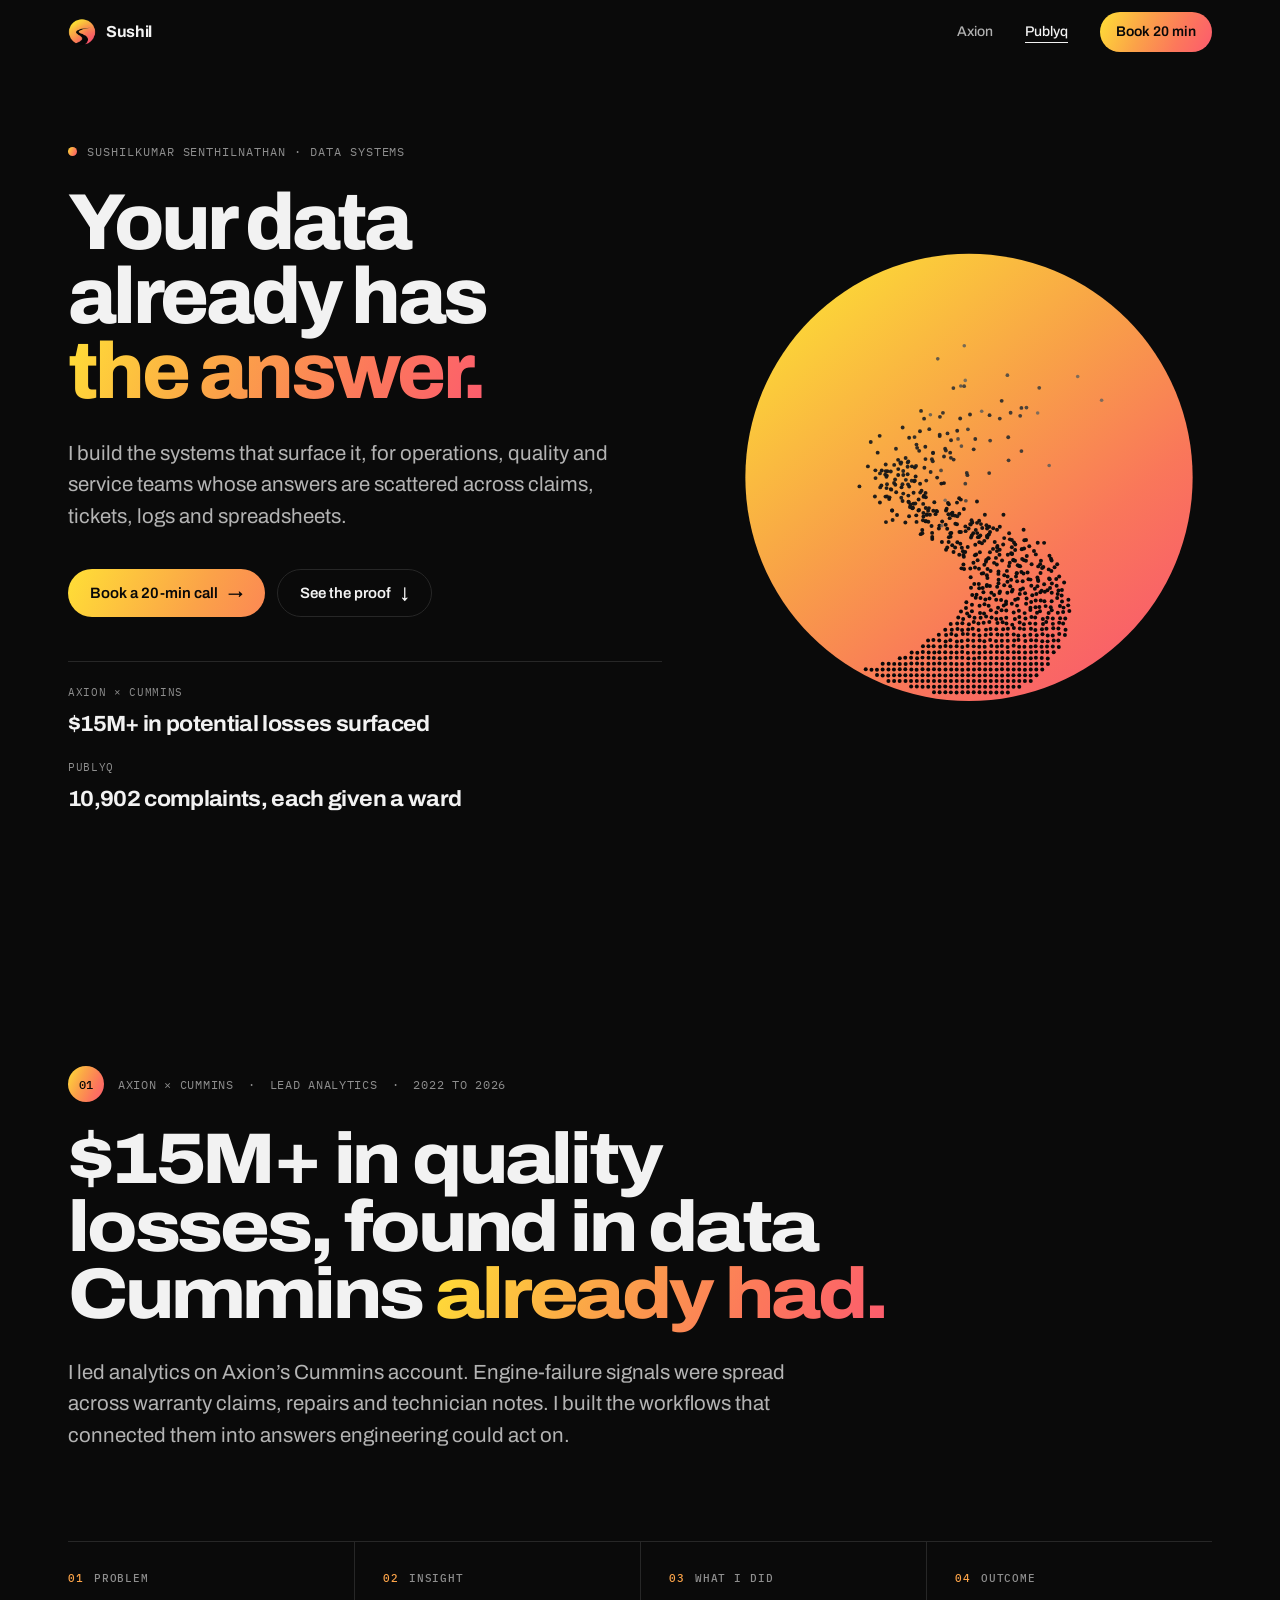
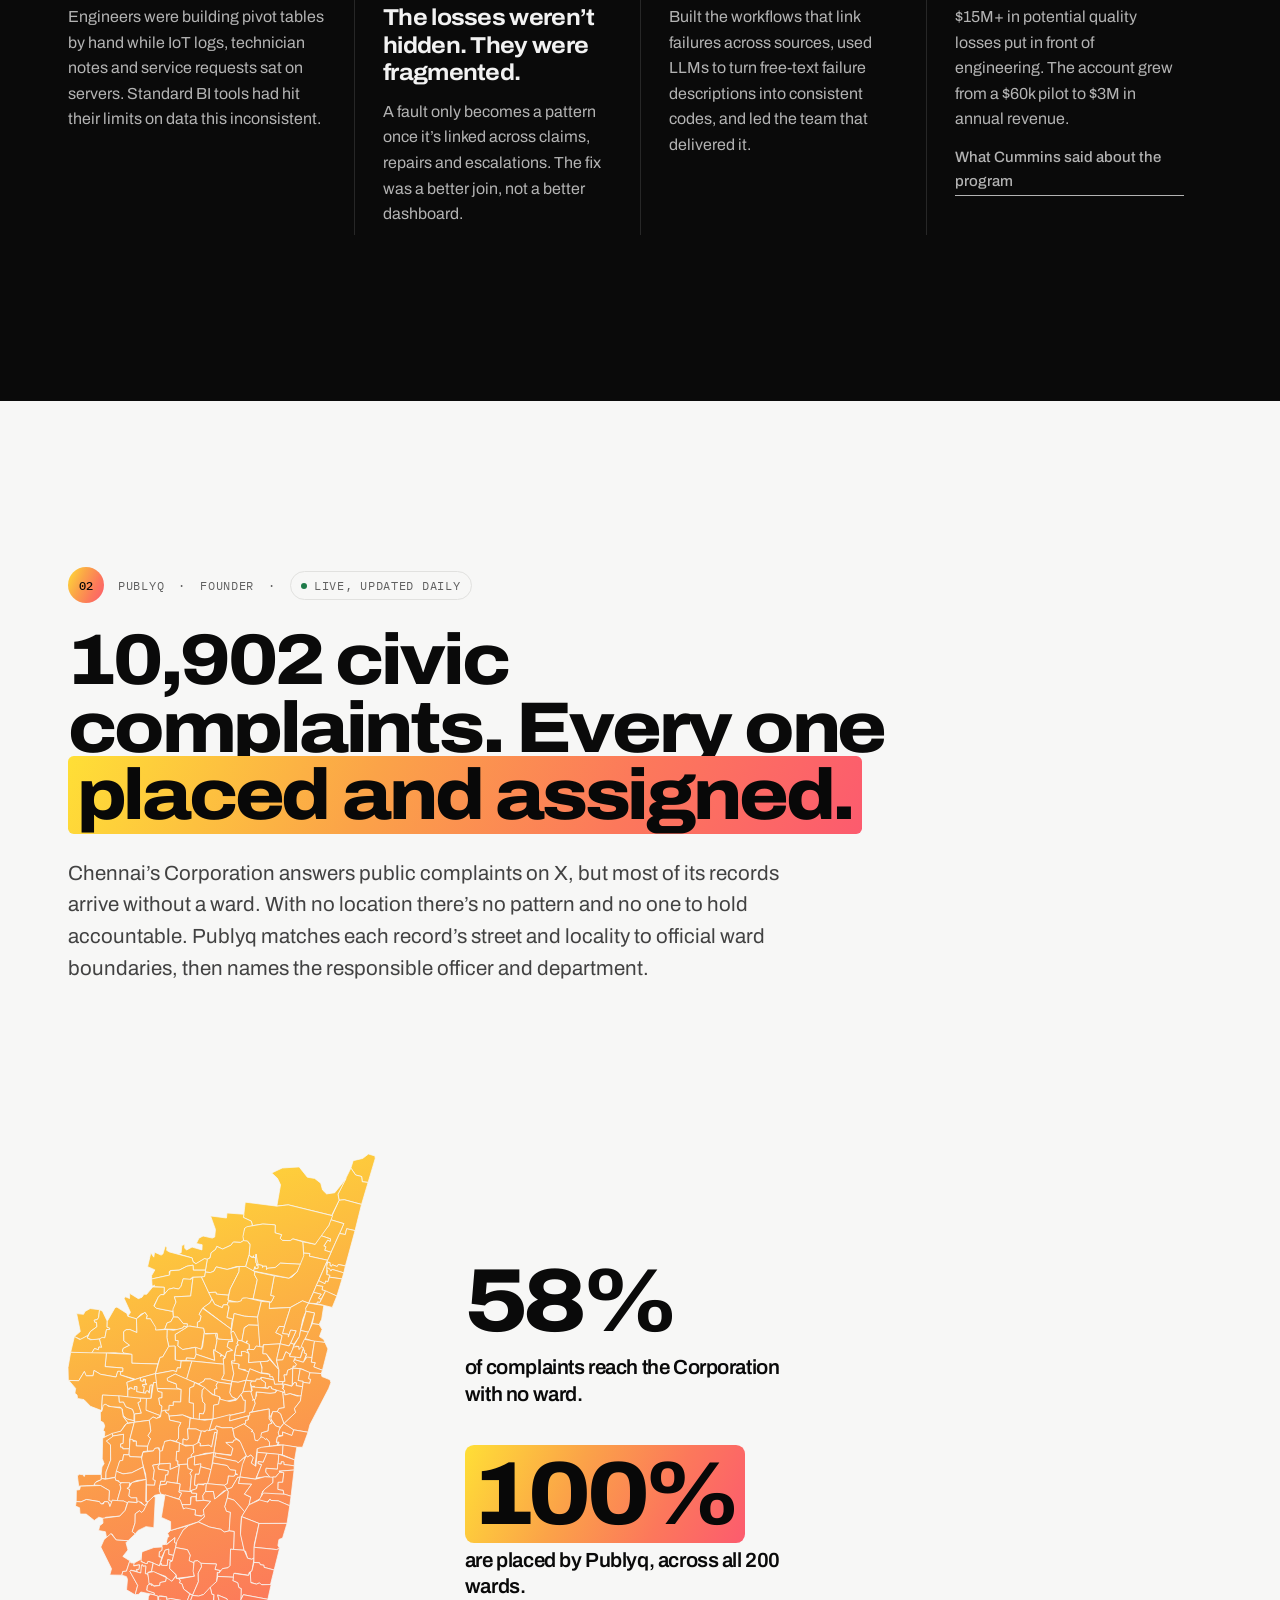
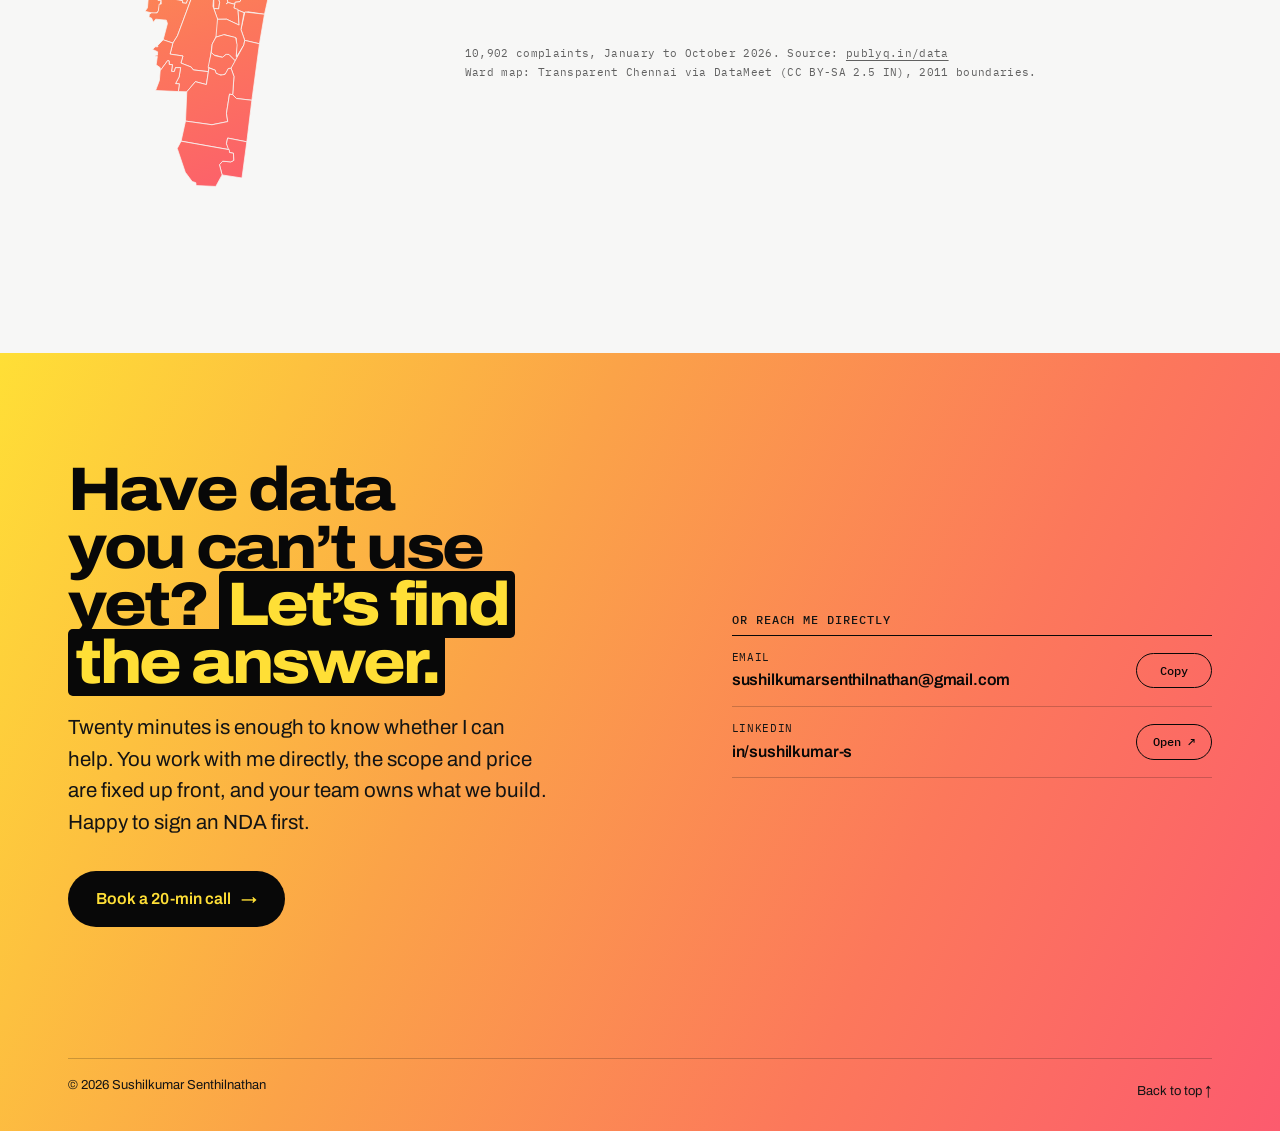
<file: index.html>
<!DOCTYPE html>
<html lang="en" class="no-js">
<head>
<meta charset="UTF-8">
<script>document.documentElement.classList.replace('no-js', 'js');</script>
<meta name="viewport" content="width=device-width, initial-scale=1.0">
<title>Sushil - Data Systems</title>
<meta name="description" content="Sushilkumar Senthilnathan builds data systems that turn scattered operational data into answers teams act on. Led analytics on Axion's Cummins account; built Publyq, a live civic data platform.">
<meta name="theme-color" content="#0A0A0A">
<meta property="og:type" content="website">
<meta property="og:url" content="https://www.sushil.one/">
<meta property="og:title" content="Sushil - Data Systems">
<meta property="og:description" content="Data systems that turn scattered operational data into answers teams act on.">
<meta property="og:image" content="https://www.sushil.one/sushil_logo.png">
<meta name="twitter:card" content="summary">
<link rel="canonical" href="https://www.sushil.one/">
<link rel="icon" href="favicon.ico" sizes="any">
<link rel="icon" href="favicon-32x32.png" type="image/png" sizes="32x32">
<link rel="icon" href="favicon-16x16.png" type="image/png" sizes="16x16">
<link rel="apple-touch-icon" href="apple-touch-icon.png">
<link rel="preconnect" href="https://fonts.googleapis.com">
<link rel="preconnect" href="https://fonts.gstatic.com" crossorigin>
<link href="https://fonts.googleapis.com/css2?family=Archivo:wdth,wght@62..125,100..900&family=IBM+Plex+Mono:wght@400;500&display=swap" rel="stylesheet">
<link rel="stylesheet" href="styles.css">
</head>
<body>
<a class="skip-link" href="#axion">Skip to the proof</a>

<nav class="site-nav" id="site-nav" aria-label="Primary">
  <div class="wrap">
    <a class="brand" href="#top" aria-label="Sushil, back to top">
      <img src="apple-touch-icon.png" alt="" width="28" height="28">
      <span>Sushil</span>
    </a>
    <button type="button" class="nav-toggle" id="nav-toggle" aria-expanded="false" aria-controls="nav-links" aria-label="Open menu">
      <span class="nav-toggle-bars"><span></span><span></span></span>
    </button>
    <div class="nav-links" id="nav-links">
      <a href="#axion">Axion</a>
      <a href="#publyq">Publyq</a>
      <a href="#" class="nav-cta" data-link="calendly">Book 20 min</a>
    </div>
  </div>
</nav>

<header class="hero" id="top">
  <div class="wrap hero-grid">
    <div class="hero-copy">
      <span class="kicker">Sushilkumar Senthilnathan &middot; Data systems</span>
      <h1 class="display"><span class="line">Your data</span><span class="line">already has</span><span class="line"><em>the answer.</em></span></h1>
      <p class="lede">I build the systems that surface it, for operations, quality and service teams whose answers are scattered across claims, tickets, logs and spreadsheets.</p>
      <div class="hero-ctas">
        <a href="#" class="btn btn-ink" data-link="calendly">Book a 20-min call <span class="arrow" aria-hidden="true">&rarr;</span></a>
        <a href="#axion" class="btn btn-line">See the proof <span class="arrow" aria-hidden="true">&darr;</span></a>
      </div>
      <ul class="hero-proof">
        <li><span>Axion &times; Cummins</span><strong>$15M+ in potential losses surfaced</strong></li>
        <li><span>Publyq</span><strong>10,902 complaints, each given a ward</strong></li>
      </ul>
    </div>
    <figure class="field" id="field" aria-hidden="true">
      <canvas id="field-canvas"></canvas>
      <img class="field-fallback" src="sushil_logo.png" alt="" width="512" height="512">
    </figure>
  </div>
</header>

<main id="main">

<article class="case" id="axion" aria-labelledby="axion-title">
  <div class="wrap">
    <header class="case-head">
      <p class="case-meta reveal"><span class="case-num">01</span><span>Axion &times; Cummins</span><span>&middot;</span><span>Lead Analytics</span><span>&middot;</span><span>2022 to 2026</span></p>
      <h2 class="display case-title reveal reveal-d1" id="axion-title">$15M+ in quality losses, found in data Cummins <em>already had.</em></h2>
      <p class="lede reveal reveal-d2">I led analytics on Axion&rsquo;s Cummins account. Engine-failure signals were spread across warranty claims, repairs and technician notes. I built the workflows that connected them into answers engineering could act on.</p>
    </header>

    <ol class="story">
      <li class="reveal"><h3>Problem</h3><p>Engineers were building pivot tables by hand while IoT logs, technician notes and service requests sat on servers. Standard BI tools had hit their limits on data this inconsistent.</p></li>
      <li class="story-key reveal reveal-d1"><h3>Insight</h3><p>The losses weren&rsquo;t hidden. They were fragmented.</p><p>A fault only becomes a pattern once it&rsquo;s linked across claims, repairs and escalations. The fix was a better join, not a better dashboard.</p></li>
      <li class="reveal reveal-d2"><h3>What I did</h3><p>Built the workflows that link failures across sources, used LLMs to turn free-text failure descriptions into consistent codes, and led the team that delivered it.</p></li>
      <li class="reveal reveal-d3"><h3>Outcome</h3><p>$15M+ in potential quality losses put in front of engineering. The account grew from a $60k pilot to $3M in annual revenue.</p><p><a class="link-arrow" href="#" data-link="axionCummins">What Cummins said about the program</a></p></li>
    </ol>
  </div>
</article>

<article class="case" id="publyq" data-theme="light" aria-labelledby="publyq-title">
  <div class="wrap">
    <header class="case-head">
      <p class="case-meta reveal"><span class="case-num">02</span><span>Publyq</span><span>&middot;</span><span>Founder</span><span>&middot;</span><span class="case-status is-live">Live, updated daily</span></p>
      <h2 class="display case-title reveal reveal-d1" id="publyq-title">10,902 civic complaints. Every one <em>placed and assigned.</em></h2>
      <p class="lede reveal reveal-d2">Chennai&rsquo;s Corporation answers public complaints on X, but most of its records arrive without a ward. With no location there&rsquo;s no pattern and no one to hold accountable. Publyq matches each record&rsquo;s street and locality to official ward boundaries, then names the responsible officer and department.</p>
      <div class="case-actions reveal reveal-d3">
        <a href="#" class="btn btn-ink" data-link="publyq">Explore Publyq live <span class="arrow" aria-hidden="true">&nearr;</span></a>
      </div>
    </header>

    <div class="ward-proof">
      <figure class="ward-map">
        <svg class="wards" id="wards" viewBox="0 0 360 741" role="img" aria-label="Map of Chennai's 200 wards, every one lit up" data-inview>
          <defs>
            <linearGradient id="city-sun" gradientUnits="userSpaceOnUse" x1="40" y1="0" x2="320" y2="741">
              <stop offset="0" stop-color="#FFDF36"/><stop offset=".4" stop-color="#FBA348"/><stop offset=".72" stop-color="#FC785B"/><stop offset="1" stop-color="#FC5B6E"/>
            </linearGradient>
          </defs>
          <!-- Ward boundaries (2011): Transparent Chennai via DataMeet, CC BY-SA 2.5 IN. Simplified and projected for display. -->
          <g fill="url(#city-sun)">
          <path d="M351.7,33.3L344.8,32.5L344.1,26.4L337.1,24.6L331.5,16.5L334.2,7.8L345.3,5.2L352.1,0.0L359.8,2.3L360.0,5.5Z" style="--i:0"/>
          <path d="M344.0,59.1L323.8,53.6L317.7,54.2L316.4,47.1L331.5,16.5L337.1,24.6L344.1,26.4L344.8,32.5L351.7,33.3Z" style="--i:1"/>
          <path d="M336.4,89.8L326.6,87.6L325.0,94.4L318.3,93.1L323.2,81.6L307.4,76.9L317.7,54.2L323.8,53.6L344.0,59.1Z" style="--i:2"/>
          <path d="M318.3,93.1L308.3,115.2L300.8,112.8L302.3,108.7L299.8,107.9L304.3,100.8L307.3,102.3L307.7,99.5L296.0,95.5L305.7,83.6L307.4,76.9L323.2,81.6Z" style="--i:3"/>
          <path d="M325.1,131.2L316.8,129.5L315.5,131.9L309.8,129.8L309.1,131.5L307.1,131.0L307.0,127.2L303.3,126.4L318.3,93.1L325.0,94.4L326.6,87.6L336.4,89.8Z" style="--i:4"/>
          <path d="M308.3,115.2L304.1,124.5L282.9,119.8L283.4,116.6L276.2,116.2L275.1,102.9L289.7,105.8L296.0,95.5L307.7,99.5L307.3,102.3L304.3,100.8L299.8,107.9L302.3,108.7L300.8,112.8Z" style="--i:5"/>
          <path d="M291.1,154.0L282.0,174.8L274.7,172.1L260.2,180.0L235.3,180.9L236.4,173.6L238.1,173.6L241.6,166.8L237.4,165.8L241.7,142.8L258.9,145.5L262.5,144.1L268.4,138.2L276.2,116.2L283.4,116.6L282.9,119.8L304.1,124.5Z" style="--i:6"/>
          <path d="M323.2,139.3L310.1,135.4L306.8,136.6L306.3,134.3L302.4,133.3L304.4,126.9L307.0,127.2L307.1,131.0L309.1,131.5L309.8,129.8L315.5,131.9L316.8,129.5L325.1,131.2Z" style="--i:7"/>
          <path d="M321.2,146.4L306.2,144.3L306.8,142.2L303.2,141.3L304.1,137.0L302.4,133.3L306.3,134.3L308.0,137.0L310.1,135.4L323.2,139.3Z" style="--i:8"/>
          <path d="M306.2,144.3L304.6,149.8L301.9,148.9L301.2,152.1L293.7,148.5L303.3,126.4L303.2,141.3L306.8,142.2Z" style="--i:9"/>
          <path d="M315.1,166.5L297.6,159.1L298.6,155.2L291.1,154.0L293.7,148.5L301.2,152.1L301.9,148.9L304.6,149.8L306.2,144.3L321.2,146.4Z" style="--i:10"/>
          <path d="M301.9,160.4L296.7,170.3L293.3,168.9L296.7,164.4L287.8,162.1L291.1,154.0L298.6,155.2L297.6,159.1Z" style="--i:11"/>
          <path d="M296.7,170.3L295.2,174.0L292.4,173.4L291.7,175.4L282.0,174.8L287.8,162.1L296.7,164.4L293.3,168.9Z" style="--i:12"/>
          <path d="M291.7,175.4L292.4,173.4L295.2,174.0L301.9,160.4L315.1,166.5L309.7,179.8Z" style="--i:13"/>
          <path d="M309.0,72.0L258.1,59.6L244.7,61.1L249.1,36.1L245.4,28.4L238.7,22.2L251.1,16.4L270.9,15.1L280.5,27.2L289.1,28.6L296.2,34.2L298.3,42.1L303.1,46.8L312.6,45.4L325.8,29.0L316.4,47.1L317.7,54.2Z" style="--i:14"/>
          <path d="M244.7,61.1L258.1,59.6L310.1,72.4L305.7,83.6L289.7,105.8L263.6,99.5L260.5,101.5L251.4,101.3L248.6,98.8L250.3,94.6L242.6,92.4L242.9,83.2L228.3,82.1L216.2,84.0L214.8,78.7L205.6,74.4L207.7,56.4Z" style="--i:15"/>
          <path d="M206.0,70.6L205.6,74.4L214.8,78.7L216.2,84.0L207.0,87.2L205.8,101.5L202.2,103.6L193.8,103.2L190.8,107.0L181.2,111.4L174.4,108.3L173.0,111.8L167.8,115.7L166.5,121.8L162.7,123.5L160.0,122.6L150.2,128.6L146.5,126.2L145.5,121.8L129.2,117.0L132.6,115.7L133.4,107.3L136.7,105.8L136.8,110.6L139.1,112.4L145.4,109.1L157.0,112.4L157.2,106.3L150.4,104.9L153.4,98.6L158.3,96.1L169.1,98.5L171.9,97.3L172.8,88.4L167.1,72.6L185.7,75.0L186.3,69.1Z" style="--i:16"/>
          <path d="M275.1,102.9L276.3,119.3L272.3,129.2L249.0,127.9L242.9,133.0L233.3,134.0L232.6,135.7L232.6,131.5L228.3,131.6L228.1,133.2L227.7,130.7L222.8,129.5L220.5,123.9L220.6,117.4L219.8,122.0L217.1,121.2L217.4,119.3L216.2,121.4L212.2,118.5L213.2,105.3L210.3,102.1L206.0,102.1L205.0,96.8L207.0,87.2L209.7,85.2L228.3,82.1L238.0,82.6L242.9,83.2L242.6,92.4L250.3,94.6L248.6,98.8L251.4,101.3L260.5,101.5L263.6,99.5Z" style="--i:17"/>
          <path d="M208.2,131.9L197.4,131.9L186.5,135.3L173.7,132.3L171.0,137.3L166.9,139.0L160.8,138.2L163.2,123.4L166.5,121.8L167.8,115.7L173.0,111.8L174.4,108.3L181.2,111.4L190.8,107.0L193.8,103.2L202.2,103.6L205.8,101.5L210.3,102.1L213.3,106.4L212.2,118.5Z" style="--i:18"/>
          <path d="M217.5,137.2L208.2,132.3L212.2,118.5L214.5,120.8L216.5,121.4L217.4,119.3L217.1,121.2L219.6,121.6L220.4,127.8L222.3,129.4L220.5,130.1L222.9,130.6L222.9,133.9L219.2,134.6L219.1,132.1Z" style="--i:19"/>
          <path d="M272.3,129.2L268.4,138.2L258.9,145.5L217.5,137.2L219.1,132.1L219.2,134.6L222.9,133.9L222.8,130.3L220.5,130.1L222.3,129.4L220.4,127.8L220.3,117.4L222.8,129.5L227.7,130.7L228.1,133.2L228.3,131.6L232.6,131.5L232.6,135.7L233.3,134.0L242.9,133.0L249.0,127.9Z" style="--i:20"/>
          <path d="M161.1,136.1L146.9,136.1L146.5,130.3L139.4,131.5L130.3,136.1L120.4,136.5L118.5,138.0L119.0,141.9L98.0,146.5L98.0,142.5L101.8,135.8L93.3,132.0L97.1,115.7L100.5,120.9L101.5,115.1L109.1,118.5L111.2,117.2L114.0,107.9L116.0,109.5L115.6,112.9L118.9,114.8L145.5,121.8L146.5,126.2L149.8,128.6L160.0,122.6L163.2,123.4Z" style="--i:21"/>
          <path d="M161.1,138.4L160.2,143.5L158.5,144.1L145.8,144.5L142.8,147.1L135.0,146.3L132.5,155.0L129.7,158.3L123.7,157.1L117.9,158.5L112.7,164.1L112.8,156.2L100.8,155.5L101.4,153.6L99.5,155.1L98.5,153.7L98.0,146.5L119.0,141.9L119.8,136.8L130.3,136.1L139.4,131.5L146.5,130.3L146.9,136.1L161.1,136.1Z" style="--i:22"/>
          <path d="M123.6,191.0L120.5,196.5L116.2,197.9L113.5,205.2L103.2,206.7L96.6,193.2L91.8,193.1L92.8,189.7L90.5,185.9L85.4,187.8L80.0,193.3L70.1,190.2L73.2,185.6L65.8,169.3L67.3,167.3L72.1,169.4L72.3,163.3L82.4,169.5L86.7,167.9L89.0,164.3L92.1,164.5L99.3,155.8L112.8,156.2L112.5,164.6L108.7,164.8L105.8,167.9L100.6,177.9L103.8,180.8L122.9,184.5Z" style="--i:23"/>
          <path d="M122.9,184.5L103.8,180.8L100.9,178.4L105.8,167.9L108.7,164.8L112.3,164.9L117.9,158.5L123.7,157.1L129.7,158.3L132.5,155.0L135.0,146.3L144.2,146.9L146.5,144.5L143.8,166.5L124.7,167.4L126.6,173.5Z" style="--i:24"/>
          <path d="M168.8,170.2L166.3,174.5L157.7,180.8L153.6,188.0L156.1,189.8L154.6,196.0L151.7,197.2L151.6,203.5L143.2,201.6L139.4,202.9L139.9,199.1L135.2,198.9L128.9,191.2L123.6,191.0L123.0,181.7L126.6,173.5L124.7,167.4L143.8,166.5L146.5,144.5L156.5,144.2Z" style="--i:25"/>
          <path d="M188.2,165.5L173.9,164.2L173.4,162.0L164.9,162.4L156.5,144.2L160.2,143.5L161.1,138.4L166.9,139.0L171.0,137.3L173.7,132.3L186.5,135.3L200.7,131.8L200.4,137.9L190.1,158.2Z" style="--i:26"/>
          <path d="M219.1,138.0L218.5,141.3L221.8,147.4L217.0,169.7L205.3,168.9L202.4,172.6L198.2,173.6L187.3,171.3L190.1,158.2L200.4,137.9L200.7,131.8L208.2,131.9Z" style="--i:27"/>
          <path d="M217.0,169.7L221.8,147.4L218.5,141.3L219.1,138.0L241.7,142.8L237.4,165.8L241.6,166.8L238.1,173.6Z" style="--i:28"/>
          <path d="M186.8,176.5L182.0,176.8L180.9,180.1L171.9,176.2L164.9,162.4L173.4,162.0L173.9,164.2L188.2,165.5L187.3,171.3L193.7,173.4L187.6,173.3Z" style="--i:29"/>
          <path d="M191.1,205.2L158.1,180.3L166.3,174.5L168.8,170.2L171.9,176.2L177.7,178.9L180.9,180.1L182.0,176.8L186.8,176.5L188.7,178.6L186.4,191.6L192.8,193.2Z" style="--i:30"/>
          <path d="M113.5,205.2L116.2,197.9L120.5,196.5L123.6,191.0L128.9,191.2L135.2,198.9L139.9,199.1L139.4,202.9L135.8,201.7L134.6,203.9L129.1,205.7Z" style="--i:31"/>
          <path d="M191.1,205.2L191.8,218.3L175.5,216.9L174.7,210.2L160.2,210.4L158.9,204.3L151.6,203.5L151.7,197.2L154.6,196.0L156.1,189.8L153.6,188.0L157.7,180.8Z" style="--i:32"/>
          <path d="M226.6,172.7L222.2,191.2L206.9,190.1L194.7,187.0L193.0,201.8L191.4,204.0L192.8,193.2L186.4,191.6L188.8,179.2L186.8,176.5L187.6,173.3L199.0,173.4L203.0,172.1L204.1,169.1L209.3,168.6Z" style="--i:33"/>
          <path d="M222.2,191.2L223.6,200.8L211.6,200.4L206.7,203.4L203.8,219.1L198.8,218.1L193.6,207.7L191.0,209.5L194.7,187.0L206.9,190.1Z" style="--i:34"/>
          <path d="M223.6,200.8L224.9,226.1L220.6,225.1L218.0,229.2L212.2,229.8L212.5,223.5L209.2,221.7L209.8,218.9L208.9,221.6L203.8,219.1L206.6,203.9L211.6,200.4Z" style="--i:35"/>
          <path d="M260.7,179.9L253.6,202.3L247.6,202.1L243.5,209.3L251.0,212.8L248.7,222.5L229.0,223.6L228.4,226.4L224.9,226.1L222.2,191.2L226.6,172.7L236.4,173.6L235.8,181.2Z" style="--i:36"/>
          <path d="M253.6,202.3L260.7,179.9L274.7,172.1L282.0,174.8L278.5,181.1L279.8,181.9L275.0,194.2L271.1,214.0L264.8,223.1L260.9,221.5L267.3,207.2L260.9,206.4L258.2,214.6L258.2,211.3L251.3,210.4Z" style="--i:37"/>
          <path d="M286.4,198.8L288.9,186.3L279.0,184.4L278.5,181.1L282.0,174.8L299.8,177.6L297.3,193.6L294.3,199.9Z" style="--i:38"/>
          <path d="M272.6,206.8L279.0,184.4L288.9,186.3L282.4,209.0Z" style="--i:39"/>
          <path d="M260.9,221.5L259.1,225.0L248.7,222.5L251.0,212.8L243.5,209.3L247.6,202.1L253.6,202.3L251.3,210.4L258.2,211.3L258.2,214.6L260.9,206.4L267.3,207.2Z" style="--i:40"/>
          <path d="M278.0,216.3L273.4,227.1L270.8,229.2L270.3,225.5L267.0,225.2L266.5,227.2L263.9,226.1L271.1,214.0L272.6,206.8L282.4,209.0Z" style="--i:41"/>
          <path d="M294.3,199.9L297.8,205.5L294.7,214.0L299.7,217.5L301.2,220.8L290.2,220.3L278.0,216.3L286.4,198.8Z" style="--i:42"/>
          <path d="M203.8,219.1L208.9,221.6L209.8,218.9L209.2,221.7L212.3,223.1L212.2,228.2L209.7,229.7L211.7,233.0L203.2,231.6L203.7,236.7L195.3,236.0L197.2,224.8L199.6,223.7L197.8,222.6L199.3,218.2Z" style="--i:43"/>
          <path d="M236.4,240.8L233.3,243.0L211.7,244.6L212.0,233.8L209.8,229.0L218.0,229.2L220.6,225.1L228.6,226.3L228.4,234.0L232.4,234.1Z" style="--i:44"/>
          <path d="M244.4,241.6L246.9,252.7L232.4,234.1L228.4,234.0L229.0,223.6L248.7,222.5Z" style="--i:45"/>
          <path d="M259.6,234.4L255.4,231.8L251.6,241.3L244.4,241.6L248.7,222.5L259.1,225.0L260.9,221.5L264.8,223.1L262.2,232.7Z" style="--i:46"/>
          <path d="M273.7,226.0L275.9,227.0L272.2,239.1L259.5,237.2L264.3,226.2L270.3,225.5L270.8,229.2Z" style="--i:47"/>
          <path d="M288.9,219.3L285.8,238.6L278.5,238.8L279.5,234.3L276.7,233.2L275.9,227.0L273.3,225.5L277.0,217.2Z" style="--i:48"/>
          <path d="M298.2,253.4L288.0,249.6L289.7,244.6L285.1,244.0L288.9,219.3L301.2,220.8L304.6,228.4Z" style="--i:49"/>
          <path d="M265.8,241.1L266.4,238.0L272.5,238.8L275.2,229.5L277.4,230.3L276.7,233.2L279.5,234.3L275.8,244.1Z" style="--i:50"/>
          <path d="M296.8,257.3L283.4,256.5L274.2,252.0L263.6,250.7L263.9,248.4L266.3,248.9L267.6,246.4L264.3,243.0L265.8,241.1L275.8,244.1L280.0,237.9L285.8,238.6L285.1,244.0L289.7,244.6L288.0,249.6L298.2,253.4Z" style="--i:51"/>
          <path d="M266.4,238.0L264.3,243.0L267.6,246.4L266.3,248.9L263.9,248.4L263.4,251.0L257.4,253.5L256.4,259.1L253.2,258.8L254.3,266.5L246.7,266.8L247.1,253.2L244.4,241.6L251.6,241.3L255.4,231.8L259.6,234.4L259.8,237.4Z" style="--i:52"/>
          <path d="M263.4,251.0L262.7,272.0L254.0,269.7L252.2,272.2L251.6,266.6L254.3,266.5L253.2,258.8L256.4,259.1L257.4,253.5Z" style="--i:53"/>
          <path d="M263.0,270.8L263.4,251.0L272.2,251.6L269.8,265.4L275.5,266.2L275.1,272.8L267.4,271.5L267.9,268.4L265.2,267.8Z" style="--i:54"/>
          <path d="M275.7,267.5L275.5,266.2L269.8,265.4L272.2,251.6L283.5,256.1L282.0,263.3L284.4,264.0L283.3,268.8Z" style="--i:55"/>
          <path d="M275.1,272.8L273.5,283.4L271.3,283.7L260.3,280.9L254.1,282.4L253.5,276.8L250.7,274.2L252.2,274.5L253.2,269.7L262.4,272.2L265.2,267.8L267.9,268.4L267.4,271.5Z" style="--i:56"/>
          <path d="M251.7,279.1L253.5,297.3L247.1,298.3L245.4,302.0L240.0,301.9L237.6,307.4L236.0,307.1L235.7,298.8L215.2,302.4L219.2,292.5L218.2,287.9L221.1,282.9L220.6,278.8L236.8,280.3L243.1,279.6L245.7,276.2Z" style="--i:57"/>
          <path d="M251.8,279.2L254.1,279.6L254.1,282.4L260.3,280.9L268.6,283.7L273.5,283.4L272.3,289.4L265.4,298.3L266.8,302.9L253.3,315.7L264.6,323.3L262.4,330.0L251.4,325.8L251.7,330.1L246.2,329.8L246.9,323.6L252.9,315.6L249.0,304.5L245.4,302.0L247.1,298.3L253.5,297.3Z" style="--i:58"/>
          <path d="M253.3,315.7L266.8,302.9L265.4,298.3L272.3,289.4L275.7,267.5L283.3,268.8L284.4,264.0L282.0,263.3L283.4,256.5L296.8,257.3L297.6,260.8L307.1,264.6L308.1,268.0L305.5,274.9L283.5,317.2L281.3,326.1L264.6,323.3Z" style="--i:59"/>
          <path d="M226.7,331.4L223.7,335.3L220.1,336.1L218.2,333.6L217.9,327.7L216.0,324.7L214.9,325.7L216.1,323.6L205.9,316.3L208.1,315.6L208.1,312.1L211.1,311.6L212.7,303.1L235.7,298.8L235.9,310.3L239.2,315.5L235.1,317.1L234.6,324.5L226.9,326.8Z" style="--i:60"/>
          <path d="M245.4,302.0L249.0,304.5L252.9,315.6L248.7,320.4L243.4,318.7L237.5,309.9L240.0,301.9Z" style="--i:61"/>
          <path d="M237.6,307.4L238.0,311.6L243.4,318.7L248.7,320.4L246.4,326.4L247.5,331.6L245.5,331.6L244.2,336.6L244.4,338.2L247.1,337.5L247.3,338.9L245.0,339.8L245.7,341.1L239.6,342.2L236.1,342.2L236.1,337.8L233.0,333.8L231.3,334.6L225.9,331.0L226.9,326.8L234.6,324.5L235.1,317.1L239.2,315.5L235.9,310.3L236.0,307.1Z" style="--i:62"/>
          <path d="M159.7,209.5L156.3,228.9L148.2,226.6L134.5,229.2L128.6,225.0L129.0,218.7L125.8,218.6L125.5,211.5L141.6,201.6L158.9,204.3Z" style="--i:63"/>
          <path d="M149.6,226.6L150.1,234.7L148.4,239.8L138.8,239.0L138.4,241.9L126.0,242.0L125.6,225.4L118.1,225.4L115.9,215.3L116.1,205.6L123.8,206.6L134.6,203.9L135.8,201.7L139.4,202.9L125.5,211.5L125.8,218.6L129.0,218.7L128.6,225.0L134.5,229.2Z" style="--i:64"/>
          <path d="M174.7,210.2L173.1,211.5L174.6,218.8L172.4,230.3L170.8,229.4L170.4,231.4L171.9,241.9L150.1,234.7L149.6,226.6L156.3,228.9L157.8,225.4L159.7,209.5L161.3,211.0Z" style="--i:65"/>
          <path d="M182.5,246.4L138.4,241.9L138.8,239.0L148.4,239.8L150.1,234.7L171.9,241.9L170.8,229.4L179.7,234.8L179.0,237.2L179.9,235.2L184.3,237.8L182.0,239.6Z" style="--i:66"/>
          <path d="M172.4,230.3L174.6,218.8L173.1,211.5L174.7,210.2L175.5,216.9L192.4,218.0L193.0,220.0L188.1,219.6L186.6,226.0L193.0,230.1L185.9,232.0L184.3,237.8L179.9,235.2L179.0,237.2L179.7,234.8Z" style="--i:67"/>
          <path d="M195.0,235.6L195.6,242.7L191.7,242.6L194.3,257.5L192.1,266.6L179.8,264.1L182.8,257.4L182.0,239.6L184.0,239.4L185.9,232.0L193.0,230.1L186.6,226.0L188.1,219.6L193.1,219.8L191.0,209.5L193.4,207.7L194.7,208.7L199.3,218.2L197.8,222.6L199.6,223.7L197.2,224.8Z" style="--i:68"/>
          <path d="M225.4,243.5L227.8,253.1L226.1,256.9L213.1,251.7L212.2,255.4L208.4,254.6L208.0,252.8L201.5,252.1L199.7,251.1L200.7,246.6L191.9,244.8L191.7,242.6L195.6,242.7L195.0,235.6L203.7,236.7L203.2,231.6L207.2,231.4L212.0,233.8L211.5,244.5Z" style="--i:69"/>
          <path d="M212.2,255.4L208.8,265.1L199.4,267.5L192.1,266.6L194.3,257.5L191.9,244.8L200.1,246.1L200.0,251.3Z" style="--i:70"/>
          <path d="M226.9,256.4L227.5,250.1L225.4,243.5L234.6,242.8L236.4,240.8L246.9,252.7L246.7,266.8L251.6,266.6L251.6,269.7L242.1,269.9L239.6,261.0L236.2,260.9L236.7,258.5L234.0,257.3Z" style="--i:71"/>
          <path d="M241.3,264.8L226.1,261.7L224.9,264.0L220.7,263.9L220.0,266.4L208.8,265.1L213.1,251.7L226.1,256.9L236.5,258.3L236.2,260.9L239.6,261.0Z" style="--i:72"/>
          <path d="M205.0,279.0L198.0,287.3L192.0,284.5L189.5,279.8L192.1,266.6L199.4,267.5L208.8,265.1Z" style="--i:73"/>
          <path d="M215.2,266.2L213.8,269.1L215.4,278.4L205.0,279.0L208.8,265.1Z" style="--i:74"/>
          <path d="M226.8,261.8L226.3,264.3L231.5,267.8L231.2,273.7L219.3,274.4L218.3,272.0L215.4,272.8L213.8,269.1L215.2,266.2L220.0,266.4L220.7,263.9L224.9,264.0Z" style="--i:75"/>
          <path d="M231.2,273.7L231.5,267.8L226.3,264.3L226.8,261.8L241.3,264.8L242.1,269.9L251.6,269.7L252.2,274.5L250.7,274.2L253.5,276.8L253.2,279.3L238.4,275.0L238.5,273.0L235.0,272.8L234.6,274.7Z" style="--i:76"/>
          <path d="M243.9,276.8L243.1,279.6L236.8,280.3L220.6,278.8L219.8,287.3L216.0,288.7L217.2,288.1L213.9,279.9L215.9,277.2L215.1,272.9L234.6,274.7L235.0,272.8L238.5,273.0L238.4,275.0Z" style="--i:77"/>
          <path d="M37.0,182.5L35.9,191.5L34.4,194.0L30.7,194.8L31.4,197.1L33.4,197.2L33.9,202.4L26.0,208.2L23.1,212.8L15.0,217.4L7.5,214.0L14.4,208.1L10.1,187.0L18.2,187.9L19.9,184.5L26.0,181.1Z" style="--i:78"/>
          <path d="M46.0,196.0L45.8,203.0L49.1,204.2L48.5,205.8L45.1,205.7L43.2,215.4L29.3,218.2L22.6,215.7L26.0,208.2L33.9,202.4L33.4,197.2L31.4,197.1L30.7,194.8L34.4,194.0L35.9,191.5L37.0,182.5L40.4,184.2Z" style="--i:79"/>
          <path d="M37.0,216.9L39.4,226.6L36.2,226.2L35.6,229.4L31.1,228.0L27.4,233.9L3.1,232.4L7.5,214.0L13.9,217.5L23.1,212.8L22.6,215.7L26.4,217.7Z" style="--i:80"/>
          <path d="M80.2,193.1L80.8,209.3L72.4,205.7L68.2,205.9L65.2,208.3L65.5,219.1L72.2,224.1L64.6,227.9L63.8,231.1L65.3,233.2L74.8,234.8L54.6,232.9L27.4,233.9L31.1,228.0L35.6,229.4L36.2,226.2L39.4,226.6L37.0,216.9L39.9,214.9L43.2,215.4L45.1,205.7L48.8,205.7L48.9,204.0L45.8,203.0L46.0,196.0L55.1,180.1L57.3,179.4L69.0,186.8L70.1,190.2Z" style="--i:81"/>
          <path d="M74.8,234.8L65.3,233.2L63.8,231.1L64.6,227.9L72.2,224.1L65.5,219.1L65.2,208.3L68.2,205.9L72.4,205.7L80.8,209.3L80.2,193.1L90.0,185.7L92.6,189.0L91.8,193.1L96.6,193.2L102.8,203.2L102.7,206.4L116.1,205.6L115.9,215.3L118.1,225.7L110.9,237.9L107.9,238.4L105.3,246.1L74.8,245.2Z" style="--i:82"/>
          <path d="M61.5,255.1L64.1,255.0L64.2,250.8L43.5,249.2L45.0,233.3L74.8,234.8L74.8,245.2L105.3,246.1L102.6,257.3L79.1,264.0L61.3,258.9Z" style="--i:83"/>
          <path d="M45.0,233.3L43.5,249.2L64.2,250.8L64.1,255.0L58.3,254.8L56.3,261.4L38.2,258.2L30.5,253.6L29.4,259.9L20.8,259.8L19.2,254.9L12.6,265.7L0.4,265.3L0.0,250.3L3.1,232.4Z" style="--i:84"/>
          <path d="M70.2,275.8L70.1,284.4L40.4,282.5L39.3,300.7L26.3,295.7L18.8,287.9L11.2,286.5L10.6,282.4L8.1,280.5L8.9,274.7L1.0,265.4L12.6,265.7L19.2,254.9L21.4,260.0L29.4,259.9L30.5,253.6L38.2,258.2L56.3,261.4L58.3,254.8L60.0,254.5L61.7,255.2L61.3,258.9L77.2,264.2L69.0,267.6Z" style="--i:85"/>
          <path d="M88.5,280.1L80.4,278.6L80.7,272.5L77.9,272.7L78.5,276.0L75.0,276.0L74.3,273.8L70.2,275.8L69.0,267.6L85.0,262.1L84.8,265.6L88.1,266.3L88.4,263.8L91.0,264.2L90.0,265.4L92.1,270.5L87.6,270.1L87.5,272.0L89.6,272.2Z" style="--i:86"/>
          <path d="M98.7,270.6L96.3,271.0L95.2,280.3L94.1,277.7L91.6,277.8L91.3,280.3L88.5,280.1L89.6,272.2L87.5,272.0L87.6,270.1L92.1,270.5L92.1,269.1L90.6,269.0L91.0,264.2L88.4,263.8L88.1,266.3L84.8,265.6L85.0,262.1L102.6,257.3L104.1,267.8L100.3,267.8L100.1,270.8Z" style="--i:87"/>
          <path d="M70.1,284.4L70.2,275.8L72.1,275.8L72.2,273.9L78.5,276.0L77.9,272.7L80.7,272.5L80.4,278.6L90.9,280.4L91.6,277.8L94.1,277.7L95.2,280.3L96.3,271.0L98.7,270.6L97.1,286.7L71.2,285.7Z" style="--i:88"/>
          <path d="M108.8,306.9L91.4,300.3L90.9,298.0L91.9,286.4L97.5,286.3L100.3,267.8L104.1,267.8L105.5,278.2L110.3,279.2L110.2,285.7L106.4,286.1L107.5,293.7L110.2,295.3Z" style="--i:89"/>
          <path d="M59.7,283.4L60.2,290.8L65.0,290.5L67.8,296.2L75.7,299.2L77.8,305.3L77.5,312.7L69.4,310.6L64.7,306.9L63.5,298.8L60.9,296.7L51.0,296.5L43.0,293.4L39.4,300.7L40.4,282.5Z" style="--i:90"/>
          <path d="M84.8,286.2L85.0,290.0L82.0,291.4L86.0,303.7L78.1,304.7L78.1,314.3L70.2,315.3L64.7,306.9L69.4,310.6L77.5,312.7L77.4,304.0L75.7,299.2L67.8,296.2L65.0,290.5L60.2,290.8L59.7,283.4Z" style="--i:91"/>
          <path d="M78.1,314.3L78.1,304.7L86.0,303.7L82.0,291.4L85.0,290.0L84.8,286.2L91.9,286.4L91.4,300.3L108.8,306.9L103.7,309.9L99.6,308.2L95.2,312.1Z" style="--i:92"/>
          <path d="M132.7,242.6L131.8,250.8L128.2,250.5L127.1,255.1L123.1,253.8L102.5,257.7L107.9,238.4L110.9,237.9L118.1,225.4L125.4,225.0L125.5,241.2Z" style="--i:93"/>
          <path d="M145.2,242.7L139.0,264.1L125.6,257.9L116.4,262.8L116.6,265.6L127.7,270.0L127.4,274.2L129.3,275.7L104.4,274.7L102.5,257.7L123.1,253.8L127.1,255.1L128.2,250.5L131.8,250.8L132.7,242.6Z" style="--i:94"/>
          <path d="M191.1,269.7L170.5,266.5L166.9,263.7L160.2,263.7L159.3,266.2L153.2,269.4L139.0,264.1L145.2,242.7L182.5,246.4L182.7,258.4L179.8,264.1L191.9,266.1Z" style="--i:95"/>
          <path d="M175.8,267.3L173.6,270.9L174.7,274.9L171.8,275.8L172.0,283.2L153.2,269.4L159.3,266.2L160.2,263.7L166.9,263.7Z" style="--i:96"/>
          <path d="M197.2,287.3L185.6,289.8L178.4,287.4L177.6,284.5L172.0,283.2L171.8,275.8L174.7,274.9L173.6,270.9L175.8,267.3L191.1,269.7L189.5,279.8L192.0,284.5Z" style="--i:97"/>
          <path d="M129.2,275.5L132.7,275.9L132.0,290.7L123.4,290.5L123.4,294.8L118.6,294.6L118.3,300.2L109.4,301.6L110.2,295.3L107.5,293.7L106.4,286.1L110.2,285.7L110.3,279.2L105.5,278.2L104.4,274.7Z" style="--i:98"/>
          <path d="M113.4,300.2L118.3,300.2L118.6,294.6L123.4,294.8L123.4,290.5L132.0,290.7L132.2,288.7L132.7,275.9L127.4,274.2L126.8,269.3L116.6,265.6L116.4,262.8L125.6,257.9L148.4,267.8L147.4,272.3L142.7,274.1L142.1,287.3L142.1,291.2L147.0,292.0L147.0,310.2L134.3,305.8L118.6,307.2Z" style="--i:99"/>
          <path d="M160.1,273.6L157.4,276.9L157.0,283.8L157.9,290.1L160.6,293.0L160.4,300.1L158.6,304.7L154.1,304.0L153.9,311.2L147.0,310.2L147.0,292.0L142.1,291.2L142.7,274.1L147.4,272.3L148.4,267.8Z" style="--i:100"/>
          <path d="M153.9,311.2L154.1,304.0L158.6,304.7L160.4,300.1L160.6,293.0L157.9,290.1L157.0,283.8L157.4,276.9L160.1,273.6L169.0,281.9L177.6,284.5L177.8,287.4L176.3,293.3L170.6,294.5L170.1,310.7Z" style="--i:101"/>
          <path d="M177.9,285.0L178.4,287.4L189.1,290.1L197.2,288.5L202.8,281.9L205.8,288.5L207.9,288.5L207.4,302.3L170.1,310.7L170.6,294.5L176.5,293.1Z" style="--i:102"/>
          <path d="M210.9,307.0L189.3,312.9L189.3,306.6L207.4,302.3L207.9,288.5L205.8,288.5L202.8,281.9L205.4,278.6L214.0,277.9L217.2,288.1L216.0,288.7L218.2,287.9L219.2,292.5L215.7,301.8L212.7,303.1L213.2,306.1Z" style="--i:103"/>
          <path d="M143.3,309.6L141.9,322.0L140.1,322.1L141.0,334.1L139.3,335.3L134.9,333.9L134.7,341.1L126.5,336.7L129.5,333.2L129.6,320.2L132.2,314.8L119.1,311.9L118.6,307.2L134.3,305.8Z" style="--i:104"/>
          <path d="M141.9,322.0L143.3,309.6L160.1,312.0L169.5,310.8L165.5,324.1L156.3,325.1L150.1,322.3Z" style="--i:105"/>
          <path d="M165.5,324.1L169.5,310.8L190.0,305.4L189.3,312.9L210.9,307.0L211.2,311.3L208.1,312.1L208.1,315.6L193.5,322.4L192.4,320.6L180.6,320.9L173.9,318.7L173.7,321.6Z" style="--i:106"/>
          <path d="M156.3,325.1L151.7,339.6L146.6,341.6L134.7,341.1L134.9,333.9L139.3,335.3L141.0,334.1L140.1,322.1L150.1,322.3Z" style="--i:107"/>
          <path d="M153.0,338.1L156.5,324.2L160.5,325.5L162.9,323.3L164.9,324.3L172.4,322.3L175.2,323.9L174.4,326.7L171.9,326.2L168.4,343.4L165.3,341.3L154.6,342.2L155.3,339.3Z" style="--i:108"/>
          <path d="M193.2,322.4L195.1,331.9L198.2,335.7L194.3,335.5L193.4,337.9L185.0,338.1L193.1,344.6L191.6,352.9L170.7,350.4L175.2,323.9L172.4,322.3L173.6,318.8L180.6,320.9L192.4,320.6Z" style="--i:109"/>
          <path d="M236.1,342.2L221.8,345.5L219.1,365.6L214.7,362.2L217.0,356.0L214.4,352.7L210.2,355.2L208.9,353.7L200.9,335.8L195.1,331.9L193.2,322.4L205.9,316.3L216.1,323.6L214.9,325.7L216.0,324.7L217.9,327.7L219.2,335.5L222.3,336.1L226.3,331.6L228.8,332.1L231.3,334.6L233.0,333.8L236.1,337.8Z" style="--i:110"/>
          <path d="M174.4,326.7L170.8,350.0L160.9,350.8L144.3,355.8L144.3,352.7L147.3,349.8L146.6,341.6L153.0,338.1L155.3,339.3L154.6,342.2L165.3,341.3L168.4,343.4L171.9,326.2Z" style="--i:111"/>
          <path d="M208.8,353.6L199.4,361.9L197.3,360.1L171.6,354.7L172.8,350.7L191.1,353.4L193.3,345.0L185.0,338.1L193.4,337.9L194.3,335.5L197.9,334.6L202.0,337.6Z" style="--i:112"/>
          <path d="M268.2,343.5L245.2,340.4L247.3,338.9L247.1,337.5L244.2,337.8L245.5,331.6L251.7,330.1L251.4,325.8L262.4,330.0L264.6,323.3L281.3,326.1L274.8,343.7Z" style="--i:113"/>
          <path d="M252.1,340.9L251.3,352.6L221.8,349.6L221.8,345.5L226.8,343.7Z" style="--i:114"/>
          <path d="M251.3,352.6L252.1,340.9L268.2,343.5L265.6,358.5Z" style="--i:115"/>
          <path d="M207.8,354.7L201.3,379.5L199.1,378.7L191.9,391.0L186.3,392.9L183.2,388.2L186.7,386.0L187.9,377.2L195.1,377.5L196.1,375.3L198.6,375.4L196.1,375.0L196.5,370.8L190.2,370.1L186.4,365.1L169.5,362.2L170.7,350.4L172.9,350.3L171.8,354.9L197.3,360.1L199.4,361.9Z" style="--i:116"/>
          <path d="M233.1,350.7L228.7,361.3L223.0,360.4L222.8,362.7L227.0,364.4L219.8,381.1L201.5,378.5L204.5,363.6L208.8,353.6L210.2,355.2L214.4,352.7L217.0,356.0L214.7,362.2L220.1,366.0L221.8,349.6Z" style="--i:117"/>
          <path d="M246.3,363.0L245.4,369.4L232.2,368.3L231.8,372.7L237.2,379.3L233.2,378.1L220.8,379.6L227.0,363.9L222.8,362.7L223.0,360.4L228.7,361.3L233.1,350.7L247.1,351.9Z" style="--i:118"/>
          <path d="M265.1,365.4L253.0,363.9L252.8,360.9L249.9,360.7L249.8,363.4L246.3,363.0L247.1,351.9L265.6,358.5Z" style="--i:119"/>
          <path d="M237.2,379.3L231.8,372.7L232.2,368.3L245.4,369.4L245.8,362.8L249.8,363.4L250.2,360.6L253.1,361.0L253.0,363.9L265.1,365.4L265.0,370.4L247.5,371.7L247.9,373.4L243.2,378.7Z" style="--i:120"/>
          <path d="M201.3,379.5L199.9,386.1L215.3,386.8L206.8,398.6L214.2,402.4L212.2,411.1L207.1,419.4L194.9,405.8L186.8,403.1L187.7,395.5L186.3,392.9L191.9,391.0L199.1,378.7Z" style="--i:121"/>
          <path d="M240.3,378.9L240.2,385.1L228.2,395.2L225.4,403.9L212.2,411.1L214.2,402.0L206.8,398.6L215.3,386.8L199.9,386.1L201.5,378.5L219.8,381.1L230.9,378.2Z" style="--i:122"/>
          <path d="M253.0,398.7L227.0,398.4L229.9,393.4L240.2,385.1L240.3,378.3L243.2,378.7L248.1,373.0L252.9,373.2L252.7,376.4L251.6,384.7L246.3,384.8L246.1,393.1L252.2,394.0Z" style="--i:123"/>
          <path d="M253.0,398.7L252.2,394.0L246.1,393.1L246.3,384.8L251.6,384.7L252.9,373.5L247.5,371.7L265.0,370.4L261.4,401.1Z" style="--i:124"/>
          <path d="M261.4,401.1L259.9,412.3L246.4,406.5L237.7,406.0L236.8,404.3L233.3,408.1L223.4,406.0L229.0,397.3L254.4,398.8Z" style="--i:125"/>
          <path d="M126.5,336.7L119.7,335.4L113.2,337.0L113.3,341.6L111.6,341.8L110.2,348.4L107.6,348.4L106.8,344.3L102.0,344.9L100.1,348.0L93.1,348.0L93.3,340.9L96.6,333.5L93.6,330.2L97.0,324.7L95.2,312.1L99.6,308.2L103.7,309.9L108.4,308.1L109.4,301.6L113.4,300.2L114.9,303.2L117.8,304.3L119.1,311.9L132.2,314.8L129.6,320.2L129.5,333.2Z" style="--i:126"/>
          <path d="M107.6,348.4L107.3,363.3L99.3,364.7L101.2,370.6L99.7,381.5L102.4,382.7L101.4,388.2L91.9,387.9L91.0,375.4L86.0,358.1L87.7,349.6L100.1,348.0L101.6,345.1L105.5,344.4Z" style="--i:127"/>
          <path d="M130.6,338.6L130.2,348.7L127.3,348.5L126.8,359.5L128.9,359.6L128.7,364.0L130.6,365.0L119.5,369.7L119.8,362.5L107.3,363.3L107.6,348.4L110.5,347.8L113.2,337.0L119.7,335.4Z" style="--i:128"/>
          <path d="M130.7,364.0L128.7,364.0L128.9,359.6L126.8,359.5L127.3,348.5L130.2,348.7L130.6,338.6L137.6,342.3L146.4,341.4L147.3,349.8L144.3,352.7L144.3,355.8L140.6,356.9L140.0,363.5Z" style="--i:129"/>
          <path d="M130.6,365.0L127.9,386.0L115.7,384.2L115.2,386.9L107.5,388.1L108.7,383.3L113.4,383.7L114.5,375.9L116.8,376.0L117.5,371.3L106.0,369.4L105.3,366.4L107.3,363.3L119.8,362.5L119.5,369.7Z" style="--i:130"/>
          <path d="M127.9,386.0L130.7,364.0L140.0,363.5L140.8,368.6L145.9,370.3L143.1,374.2L144.6,377.3L143.0,394.6L145.0,394.2L144.9,395.7L130.5,394.7L131.4,386.6Z" style="--i:131"/>
          <path d="M145.0,394.2L143.0,394.6L144.6,377.3L143.1,374.2L145.9,370.3L140.8,368.6L139.9,362.1L140.6,356.9L148.6,354.0L148.1,364.4L153.2,363.6L153.4,362.2L156.0,363.1L153.5,375.4L149.4,375.2L148.2,388.0L152.0,388.4L151.8,390.0L150.3,390.1L150.5,392.4Z" style="--i:132"/>
          <path d="M167.9,370.0L155.3,366.5L155.8,362.9L148.1,364.4L148.6,354.0L170.8,350.0Z" style="--i:133"/>
          <path d="M152.0,388.4L148.2,388.0L149.4,375.2L153.5,375.4L155.3,366.5L167.9,370.0L163.6,386.5L152.0,387.0Z" style="--i:134"/>
          <path d="M183.2,388.2L163.6,386.5L169.5,362.2L186.4,365.1L190.2,370.1L196.5,370.8L196.1,375.0L198.5,375.7L196.1,375.3L194.0,377.7L187.9,377.2L186.7,386.0Z" style="--i:135"/>
          <path d="M107.3,363.3L105.3,366.4L106.0,369.4L117.5,371.3L116.8,376.0L114.5,375.9L113.4,383.7L108.7,383.3L106.9,392.4L108.8,398.5L101.7,400.0L94.6,407.1L91.8,407.6L91.9,387.9L101.4,388.2L102.4,382.7L99.7,381.5L101.2,370.6L99.3,364.7Z" style="--i:136"/>
          <path d="M130.0,404.3L108.8,398.5L107.1,394.7L107.5,388.1L115.2,386.9L115.7,384.2L131.4,386.6L130.0,396.3L133.2,397.4Z" style="--i:137"/>
          <path d="M150.0,401.6L143.8,402.3L143.6,410.9L133.6,411.0L130.0,404.3L133.2,397.4L130.0,396.0L130.5,394.7L144.9,395.7L144.7,397.2L150.9,397.8Z" style="--i:138"/>
          <path d="M162.2,386.2L161.4,395.6L158.0,400.3L158.8,405.9L150.1,406.6L150.9,397.8L144.7,397.2L145.0,394.2L150.5,392.4L152.0,387.0L159.3,387.8L159.9,386.1Z" style="--i:139"/>
          <path d="M161.4,395.6L162.2,386.2L183.2,388.2L186.9,393.9L182.5,395.0L171.9,404.4L170.3,395.5Z" style="--i:140"/>
          <path d="M158.8,405.9L167.3,406.9L158.6,417.2L159.8,421.5L157.4,424.2L148.7,423.1L149.5,417.2L135.1,415.7L133.6,411.0L143.6,410.9L144.4,401.6L150.0,401.6L150.1,406.6Z" style="--i:141"/>
          <path d="M70.2,315.3L66.9,317.3L62.0,324.8L42.6,331.4L43.2,325.5L41.3,323.9L43.1,318.8L41.5,314.8L38.1,312.8L37.9,302.4L39.7,301.5L41.3,294.3L44.4,293.3L47.1,295.6L63.0,297.9L64.8,307.9Z" style="--i:142"/>
          <path d="M72.4,334.7L72.0,345.5L64.2,345.6L64.1,343.7L61.6,343.6L61.6,339.7L64.4,339.2L65.1,328.5L52.7,330.6L51.8,327.4L62.0,324.8L68.4,316.1L77.7,314.4Z" style="--i:143"/>
          <path d="M72.4,334.7L77.7,314.4L95.2,312.1L97.0,324.7L93.6,330.2L96.6,333.5L93.2,342.5L80.0,342.2L80.1,336.5Z" style="--i:144"/>
          <path d="M44.3,380.8L39.1,380.1L38.8,375.5L39.8,366.7L42.3,363.0L40.1,356.8L40.6,333.0L51.8,327.4L52.7,331.5L45.1,336.4L49.8,340.7L50.0,358.7L44.6,372.7Z" style="--i:145"/>
          <path d="M72.0,345.5L71.5,352.6L65.2,352.4L64.1,359.0L60.6,359.7L55.6,378.7L44.3,380.8L44.6,372.7L50.0,358.7L49.8,340.7L45.1,336.4L53.3,330.4L65.1,328.5L64.4,339.2L61.6,339.7L61.6,343.6L64.1,343.7L64.2,345.6Z" style="--i:146"/>
          <path d="M71.5,352.6L72.7,334.4L75.9,334.5L76.1,336.7L80.1,336.5L80.0,342.2L93.2,342.5L93.0,348.3L88.0,348.8L86.0,355.3L72.3,354.7Z" style="--i:147"/>
          <path d="M88.2,366.8L74.6,373.6L64.5,374.9L56.6,371.8L60.6,359.7L64.1,359.0L65.2,352.4L72.3,352.7L72.3,354.7L86.0,355.3Z" style="--i:148"/>
          <path d="M38.8,375.5L39.0,381.7L33.5,383.8L30.1,388.4L12.5,389.3L11.0,377.1L13.4,375.4L17.8,375.9L19.0,378.0L20.1,375.6Z" style="--i:149"/>
          <path d="M51.5,407.8L47.8,405.9L48.5,394.6L38.1,388.5L30.6,388.0L32.0,385.0L39.0,381.7L39.1,380.1L43.5,381.2L55.3,379.1L55.9,382.2L63.2,385.2L60.9,386.8L61.9,391.7L57.5,407.0L51.9,405.7Z" style="--i:150"/>
          <path d="M91.5,381.4L80.1,382.8L73.2,386.2L60.0,384.9L59.8,383.1L55.9,382.2L55.3,379.1L56.6,371.8L64.5,374.9L74.6,373.6L88.2,366.8Z" style="--i:151"/>
          <path d="M51.5,407.8L49.1,413.2L47.5,408.1L45.3,407.3L42.3,407.5L39.9,410.2L37.5,409.8L36.8,407.4L21.6,404.9L15.2,407.7L9.6,407.3L9.8,393.9L13.6,393.4L14.6,389.3L38.1,388.5L48.5,394.6L47.8,405.9Z" style="--i:152"/>
          <path d="M57.5,407.0L61.9,391.7L60.9,386.8L63.2,385.2L72.5,385.2L71.2,391.2L69.1,391.8L72.3,393.2L71.4,400.9L74.5,402.8L80.6,402.8L80.9,408.4L70.3,407.7L69.1,409.3L65.1,406.7Z" style="--i:153"/>
          <path d="M81.1,408.2L80.6,402.8L74.5,402.8L71.4,400.9L72.3,393.2L69.1,391.8L71.2,391.2L75.1,384.9L91.5,381.4L91.1,407.2L93.7,408.7L89.8,412.0L85.7,407.9Z" style="--i:154"/>
          <path d="M69.6,408.7L66.9,417.8L60.6,424.4L44.0,425.8L42.6,427.6L36.1,425.6L30.8,429.5L21.3,422.0L14.1,421.9L13.5,414.6L8.8,412.6L9.6,407.3L15.2,407.7L21.6,404.9L36.8,407.4L38.7,410.1L41.5,410.1L42.8,407.3L47.2,407.8L49.1,413.2L51.9,405.7L65.1,406.7Z" style="--i:155"/>
          <path d="M93.0,410.3L88.5,418.2L85.9,420.1L83.9,418.0L78.8,421.7L78.6,432.3L75.3,442.5L78.9,445.2L70.4,453.2L56.5,452.4L51.3,445.0L45.2,449.6L43.8,442.7L35.9,441.3L37.1,435.6L41.0,432.6L40.6,426.9L60.6,424.4L66.9,417.8L70.3,407.7L80.5,408.6L82.6,406.9L89.8,412.0Z" style="--i:156"/>
          <path d="M78.9,445.2L75.3,442.5L78.6,432.3L78.8,421.7L83.9,418.0L85.9,420.1L88.5,418.2L93.7,407.6L100.3,401.3L102.4,402.1L100.6,438.0L91.3,436.7L81.9,441.4Z" style="--i:157"/>
          <path d="M70.4,453.2L68.0,455.6L70.3,464.0L64.3,471.6L72.5,476.8L68.5,488.9L64.2,489.3L63.1,493.6L49.0,493.4L51.0,486.1L38.4,460.6L42.3,451.8L50.3,444.9L56.5,452.4Z" style="--i:158"/>
          <path d="M127.0,456.8L124.7,455.2L125.2,449.7L114.7,457.9L116.6,449.3L118.4,448.3L116.7,444.5L120.3,441.2L141.4,435.4L134.9,440.8Z" style="--i:159"/>
          <path d="M123.8,470.5L118.0,469.1L118.0,463.0L113.7,464.4L109.8,472.8L106.6,472.0L107.0,466.1L109.9,464.6L110.3,457.8L114.1,457.6L114.9,454.3L114.6,457.5L115.9,457.6L125.2,449.7L124.7,455.2L127.0,456.8Z" style="--i:160"/>
          <path d="M109.8,472.8L107.3,482.7L94.4,477.4L93.1,479.8L90.8,479.9L85.2,477.1L86.5,466.3L100.6,461.2L110.3,460.5L109.9,464.6L107.0,466.1L106.6,472.0Z" style="--i:161"/>
          <path d="M122.1,476.7L116.9,475.4L116.3,482.3L109.7,482.0L109.0,479.6L107.3,482.7L113.7,464.4L118.0,463.0L118.0,469.1L123.8,470.5Z" style="--i:162"/>
          <path d="M97.9,489.1L93.9,490.1L93.4,492.4L90.6,491.8L91.2,482.8L87.8,483.1L87.0,481.3L85.7,490.7L81.6,490.8L80.2,486.8L83.0,486.8L83.8,481.5L76.5,482.4L77.3,479.4L85.1,475.1L86.3,466.4L85.5,477.6L90.8,479.9L93.1,479.8L93.4,477.5L99.7,478.9Z" style="--i:163"/>
          <path d="M122.1,476.7L119.6,477.9L119.2,485.9L126.8,493.7L121.8,500.8L117.2,498.8L114.7,495.1L97.9,489.1L99.9,479.5L107.3,482.7L109.0,479.6L109.7,482.0L116.3,482.3L116.9,475.4Z" style="--i:164"/>
          <path d="M80.8,489.1L73.7,487.8L72.6,489.3L81.7,505.6L78.6,516.6L68.6,510.8L69.7,498.5L68.5,495.3L63.1,493.6L64.2,489.3L68.5,488.9L72.5,476.8L73.6,479.1L77.3,479.4L77.0,482.8L83.8,481.5L83.0,486.8L80.2,486.8Z" style="--i:165"/>
          <path d="M78.7,516.6L81.7,505.6L72.6,489.3L73.7,487.8L85.3,491.1L86.1,481.7L87.4,481.3L87.8,483.1L91.2,482.8L90.6,491.8L93.4,492.4L95.2,499.2L95.3,504.2L93.1,505.8L92.3,511.1L101.3,514.5L101.1,516.5L85.3,513.3L82.9,516.0Z" style="--i:166"/>
          <path d="M159.8,421.5L159.9,425.4L152.7,431.2L120.3,441.2L120.2,430.7L109.4,425.9L113.7,399.4L131.6,405.3L135.2,416.0L138.1,414.8L149.5,417.2L148.7,423.1L156.3,424.5Z" style="--i:167"/>
          <path d="M186.8,403.1L183.8,413.3L185.8,418.7L190.4,419.8L188.9,441.7L183.2,443.0L179.1,439.9L165.9,437.2L152.7,431.2L159.9,425.4L158.6,417.2L167.3,406.9L158.5,405.6L158.0,400.3L160.8,395.7L170.3,395.5L171.9,404.4L186.1,393.5L187.7,395.5Z" style="--i:168"/>
          <path d="M194.0,463.7L194.7,442.4L188.9,441.7L190.4,419.8L185.8,418.7L183.8,413.3L186.8,403.1L194.9,405.8L207.1,419.4L203.2,426.0L202.1,443.2L206.4,464.4Z" style="--i:169"/>
          <path d="M223.9,433.0L203.5,425.0L212.1,411.2L224.6,405.4L234.2,408.0L236.8,404.3L237.7,406.0L246.4,406.5L259.9,412.3L256.7,432.9Z" style="--i:170"/>
          <path d="M188.9,441.7L194.7,442.4L194.0,463.7L190.5,463.1L190.0,482.4L187.4,485.0L181.1,485.9L179.8,488.5L172.2,486.9L173.8,480.4L155.7,479.7L151.8,476.6L147.9,477.2L147.5,479.1L143.0,477.4L141.6,475.8L143.2,470.2L140.0,463.8L126.1,461.2L127.6,453.9L134.9,440.8L141.4,435.4L152.7,431.2L165.9,437.2L179.1,439.9L183.2,443.0Z" style="--i:171"/>
          <path d="M218.1,473.5L215.4,475.0L210.4,473.7L208.1,465.5L206.7,465.6L202.1,445.5L203.5,425.0L223.9,433.0L218.3,457.5Z" style="--i:172"/>
          <path d="M256.7,432.9L251.5,450.0L247.2,451.8L246.0,458.9L248.0,462.1L244.5,463.6L218.1,460.9L223.9,433.0Z" style="--i:173"/>
          <path d="M147.5,479.1L147.8,494.9L127.1,497.3L126.8,493.1L119.2,485.9L119.6,477.9L122.0,477.3L126.1,461.2L140.0,463.8L143.2,470.2L141.9,476.6Z" style="--i:174"/>
          <path d="M156.0,479.7L156.5,483.9L152.6,491.1L152.8,501.3L145.9,517.3L135.5,509.8L133.4,503.6L130.4,502.6L131.6,500.4L130.2,498.0L148.2,494.8L146.6,488.9L147.9,477.2L151.8,476.6Z" style="--i:175"/>
          <path d="M145.9,517.3L152.8,501.3L152.6,491.1L156.5,483.9L156.0,479.7L174.0,480.5L172.2,486.9L177.9,488.1L177.3,490.9L175.0,490.4L174.2,501.0L158.8,516.3L152.9,518.1Z" style="--i:176"/>
          <path d="M206.4,464.4L210.4,473.7L215.4,475.0L218.1,473.5L215.6,488.5L212.0,490.7L211.9,493.8L195.1,491.2L194.0,496.0L175.5,495.1L175.0,490.4L177.0,491.1L181.1,485.9L187.4,485.0L190.0,482.4L190.5,463.1Z" style="--i:177"/>
          <path d="M248.0,462.1L241.6,487.6L229.7,484.4L229.5,481.9L225.5,481.4L224.3,479.0L217.9,478.7L218.1,460.9L244.5,463.6Z" style="--i:178"/>
          <path d="M241.6,487.6L237.2,505.0L225.6,504.5L224.3,502.7L220.8,504.1L214.0,501.9L213.6,490.3L215.6,488.5L217.9,478.7L224.3,479.0L225.5,481.4L229.5,481.9L229.7,484.4Z" style="--i:179"/>
          <path d="M115.4,496.5L114.4,500.9L108.0,502.2L107.5,505.7L99.0,506.3L98.6,504.1L95.0,503.4L93.5,490.7L100.4,489.4Z" style="--i:180"/>
          <path d="M95.3,504.2L98.6,504.1L97.7,505.7L100.0,505.1L100.6,506.6L107.5,505.7L108.0,502.2L114.4,500.9L115.4,496.5L121.8,500.8L126.7,494.3L126.5,497.1L130.2,498.0L131.6,500.4L130.4,502.6L133.4,503.6L135.5,509.8L142.8,515.7L138.6,526.6L134.2,526.0L134.3,523.5L120.4,521.0L115.5,522.0L115.7,519.1L109.4,517.9L106.5,518.2L105.4,523.0L105.3,518.3L100.8,516.7L101.3,514.5L92.5,511.6L93.1,505.8Z" style="--i:181"/>
          <path d="M234.2,521.9L205.5,516.5L202.3,522.4L203.0,509.4L200.2,508.1L198.9,502.6L193.1,500.0L194.3,491.5L211.5,493.9L213.6,490.3L214.3,502.4L220.8,504.1L224.3,502.7L227.1,504.8L238.1,504.5Z" style="--i:182"/>
          <path d="M195.4,527.7L187.7,525.7L185.4,527.2L187.3,525.4L186.3,521.3L175.4,516.8L177.7,525.5L176.6,533.1L170.8,532.5L170.9,516.3L168.7,516.1L166.7,507.7L174.2,501.0L175.5,495.1L194.0,496.0L193.1,500.0L198.9,502.6L200.2,508.1L203.0,509.4L202.6,522.5L201.5,524.7L196.0,525.3Z" style="--i:183"/>
          <path d="M199.3,534.7L194.4,532.1L196.0,525.3L201.5,524.7L205.5,516.5L234.2,521.9L230.3,539.4L211.3,536.6L206.4,537.5Z" style="--i:184"/>
          <path d="M195.4,527.7L194.4,532.1L199.3,533.8L200.5,552.1L185.9,545.2L175.2,545.3L170.8,532.5L176.6,533.1L177.7,525.5L175.4,516.8L186.3,521.3L187.3,525.4L185.4,527.2L187.7,525.7Z" style="--i:185"/>
          <path d="M100.8,516.7L105.2,518.1L105.4,523.0L109.2,523.0L105.9,535.3L104.4,537.8L100.7,538.5L90.3,535.9L93.1,531.9L94.2,518.8L96.1,515.7Z" style="--i:186"/>
          <path d="M145.9,517.3L128.3,564.6L122.9,573.2L111.5,569.3L116.5,550.3L115.2,546.3L102.8,545.2L100.0,548.7L97.8,543.8L94.9,543.0L95.3,539.5L98.0,537.7L104.4,537.8L105.9,535.3L106.8,527.6L109.2,527.5L109.2,523.0L105.9,523.0L106.5,518.2L115.7,519.1L115.5,522.0L120.4,521.0L134.3,523.5L134.2,526.0L138.6,526.6L142.8,515.7Z" style="--i:187"/>
          <path d="M122.9,573.2L128.3,564.6L145.9,517.3L152.9,518.1L158.8,516.3L166.7,507.7L168.7,516.1L170.9,516.3L169.9,530.1L175.8,546.5L174.4,564.3L169.0,574.4L164.6,606.7L146.8,604.6L144.4,601.3L132.3,596.6L134.7,588.3L119.6,586.1Z" style="--i:188"/>
          <path d="M164.6,606.7L162.2,621.8L149.3,618.4L139.2,630.3L129.3,630.0L130.5,620.9L126.0,620.7L130.2,612.8L132.0,602.0L126.0,601.9L124.6,606.5L121.3,606.3L122.4,598.5L118.6,598.2L118.5,594.0L116.8,593.7L108.0,605.6L108.1,602.1L103.3,598.6L104.7,588.9L102.3,588.9L102.4,587.4L104.9,587.3L105.0,583.4L99.1,580.6L102.2,577.5L105.3,577.5L105.1,575.9L111.5,569.3L122.9,573.2L119.6,586.1L134.7,588.3L132.3,596.6L144.4,601.3L146.8,604.6Z" style="--i:189"/>
          <path d="M129.3,630.0L102.6,628.8L107.1,616.9L108.0,605.6L116.8,593.7L118.5,594.0L118.6,598.2L122.4,598.5L121.3,606.3L124.6,606.5L126.0,601.9L132.0,602.0L130.2,612.8L126.0,620.7L130.5,620.9Z" style="--i:190"/>
          <path d="M224.4,574.0L207.1,570.0L202.7,557.3L207.3,536.7L230.3,539.4Z" style="--i:191"/>
          <path d="M207.1,570.0L206.1,575.3L197.6,589.2L197.1,567.2L183.5,563.4L173.4,566.2L175.2,545.3L185.9,545.2L200.5,552.1L199.3,534.7L206.4,537.5L202.7,557.3Z" style="--i:192"/>
          <path d="M198.6,589.2L196.1,594.1L188.5,586.5L184.1,587.0L181.5,589.9L170.2,586.9L167.9,584.2L169.0,574.4L173.4,566.2L182.7,563.3L196.4,566.6L198.2,575.3L197.1,588.8Z" style="--i:193"/>
          <path d="M196.1,594.1L191.5,602.7L187.9,603.0L185.2,608.6L181.5,610.7L176.5,610.3L172.8,607.7L172.6,605.0L164.2,601.6L167.9,584.2L171.8,587.8L180.9,589.9L185.4,586.4L188.5,586.5Z" style="--i:194"/>
          <path d="M215.5,640.2L197.4,638.1L193.0,633.7L194.5,612.3L191.1,602.7L206.1,575.3L207.1,570.0L224.4,574.0Z" style="--i:195"/>
          <path d="M193.0,633.7L189.3,633.0L185.7,655.5L187.2,665.2L168.7,668.9L137.7,664.6L139.2,630.3L149.3,618.4L162.2,621.8L165.2,602.3L172.6,605.0L173.5,608.5L179.0,610.8L184.1,609.8L187.9,603.0L191.1,602.7L194.5,612.3Z" style="--i:196"/>
          <path d="M209.6,688.9L187.1,684.5L185.7,690.9L189.0,698.1L132.5,688.1L137.7,664.6L168.7,668.9L187.2,665.2L185.7,655.5L189.3,633.0L193.0,633.7L197.4,638.1L215.5,640.2Z" style="--i:197"/>
          <path d="M180.6,727.7L177.5,715.7L181.3,711.6L190.9,712.4L194.2,710.7L193.9,702.3L189.3,701.4L185.7,690.9L187.1,684.5L209.6,688.9L203.9,731.3Z" style="--i:198"/>
          <path d="M189.0,698.1L189.3,701.4L193.9,702.3L194.2,710.7L190.9,712.4L181.3,711.6L177.5,715.7L180.6,727.7L173.2,741.2L150.1,740.2L149.8,736.8L145.5,735.4L137.4,724.5L128.0,696.6L132.5,688.1Z" style="--i:199"/>
          </g>
        </svg>
      </figure>
      <div class="ward-facts">
        <p class="fact"><strong>58%</strong><span>of complaints reach the Corporation with no ward.</span></p>
        <p class="fact"><strong><span class="hl">100%</span></strong><span>are placed by Publyq, across all 200 wards.</span></p>
        <p class="data-source">10,902 complaints, January to October 2026. Source: <a href="#" data-link="publyqData">publyq.in/data</a><br>Ward map: Transparent Chennai via DataMeet (CC BY-SA 2.5 IN), 2011 boundaries.</p>
      </div>
    </div>
  </div>
</article>

</main>

<footer class="contact" id="contact" data-theme="sun" aria-labelledby="contact-title">
  <div class="wrap contact-grid">
    <div class="contact-copy">
      <h2 class="display reveal" id="contact-title">Have data you can&rsquo;t use yet? <em>Let&rsquo;s find the answer.</em></h2>
      <p class="lede reveal reveal-d1">Twenty minutes is enough to know whether I can help. You work with me directly, the scope and price are fixed up front, and your team owns what we build. Happy to sign an NDA first.</p>
      <div class="contact-actions reveal reveal-d2">
        <a href="#" class="btn btn-ink" data-link="calendly">Book a 20-min call <span class="arrow" aria-hidden="true">&rarr;</span></a>
      </div>
    </div>

    <div class="channels reveal reveal-d2">
      <h3 class="channels-title">Or reach me directly</h3>
      <ul>
        <li><button type="button" class="channel" data-copy="sushilkumarsenthilnathan@gmail.com" aria-label="Email: sushilkumarsenthilnathan@gmail.com. Copy address">
          <span class="channel-label">Email</span>
          <span class="channel-value">sushilkumarsenthilnathan@<wbr>gmail.com</span>
          <span class="channel-action copy-hint">Copy</span>
        </button></li>
        <li><a class="channel" href="#" data-link="linkedin" aria-label="LinkedIn: sushilkumar-s. Opens in a new tab">
          <span class="channel-label">LinkedIn</span>
          <span class="channel-value">in/sushilkumar-s</span>
          <span class="channel-action">Open &nearr;</span>
        </a></li>
      </ul>
    </div>

    <p class="visually-hidden" id="copy-status" role="status" aria-live="polite"></p>
    <div class="site-foot-bar">
      <span>&copy; 2026 Sushilkumar Senthilnathan</span>
      <a href="#top">Back to top &uarr;</a>
    </div>
  </div>
</footer>

<script src="road-points.js" defer></script>
<script src="script.js" defer></script>
</body>
</html>
</file>
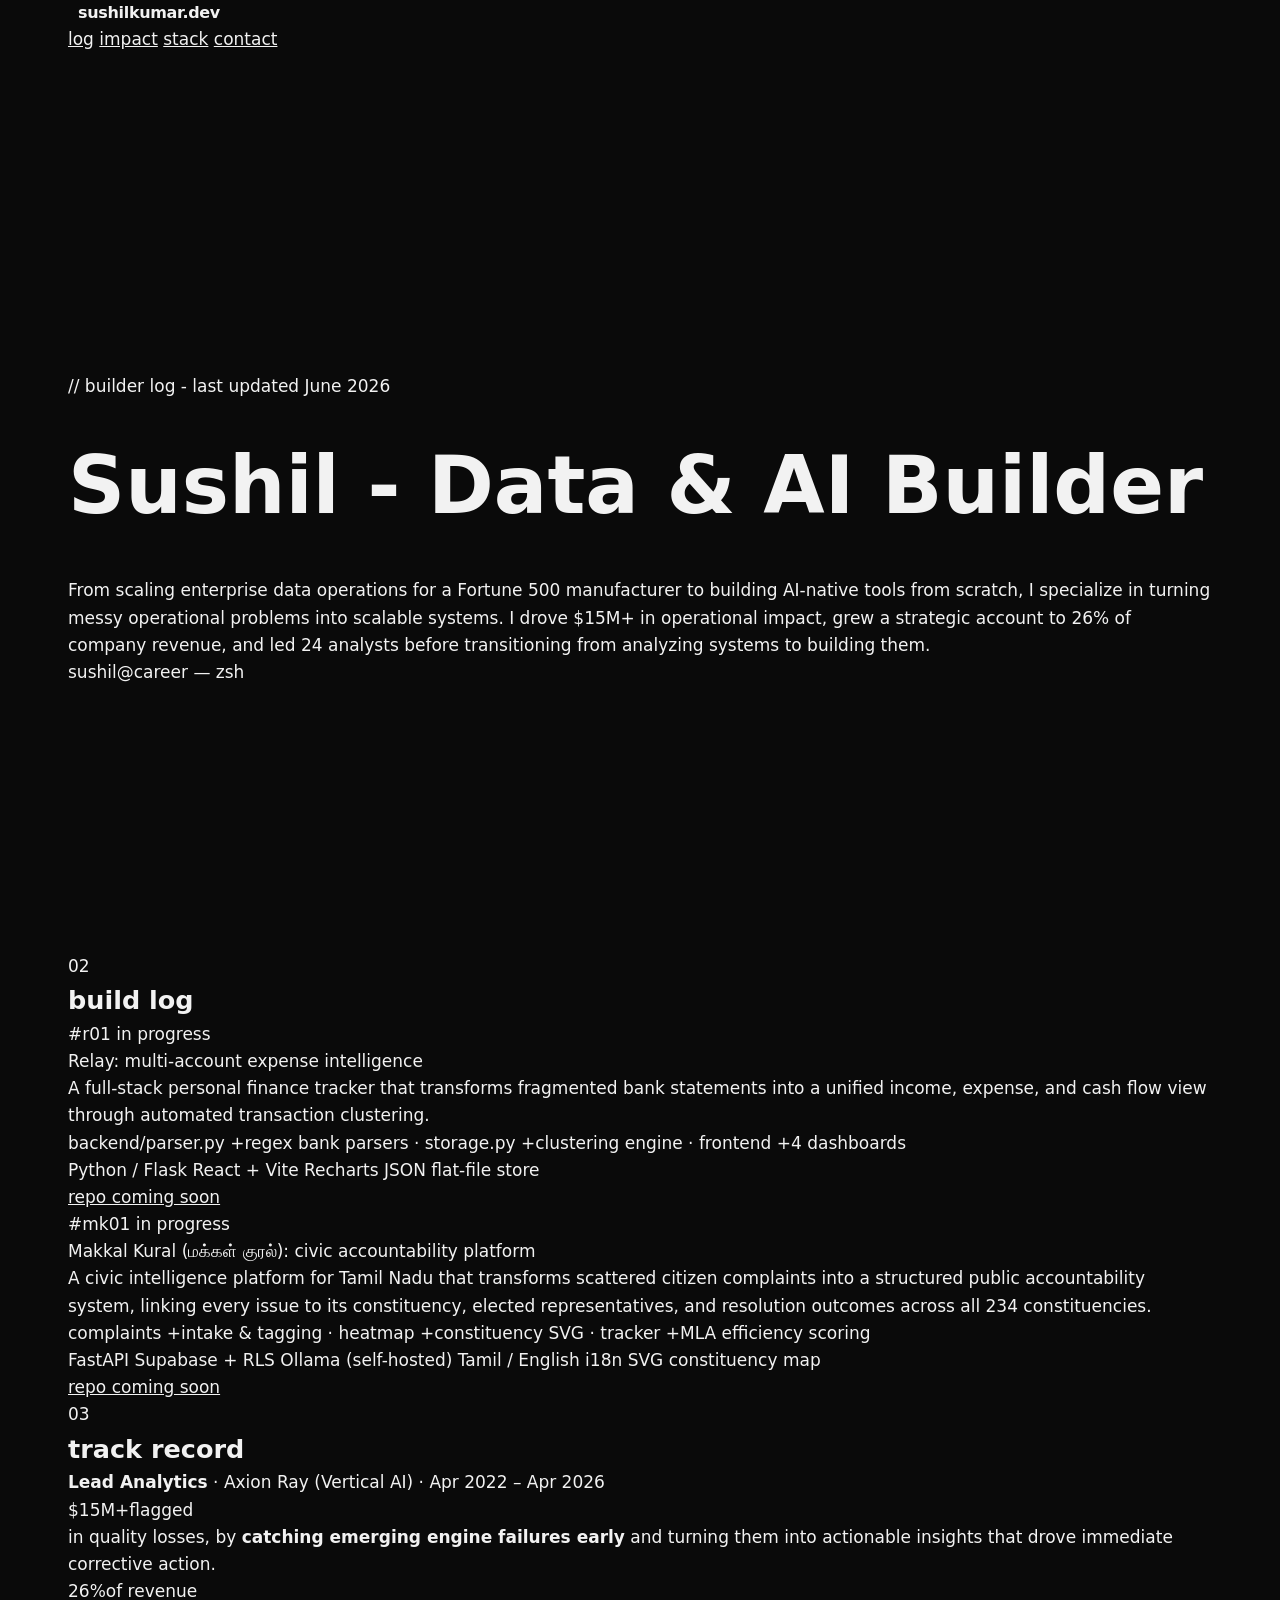
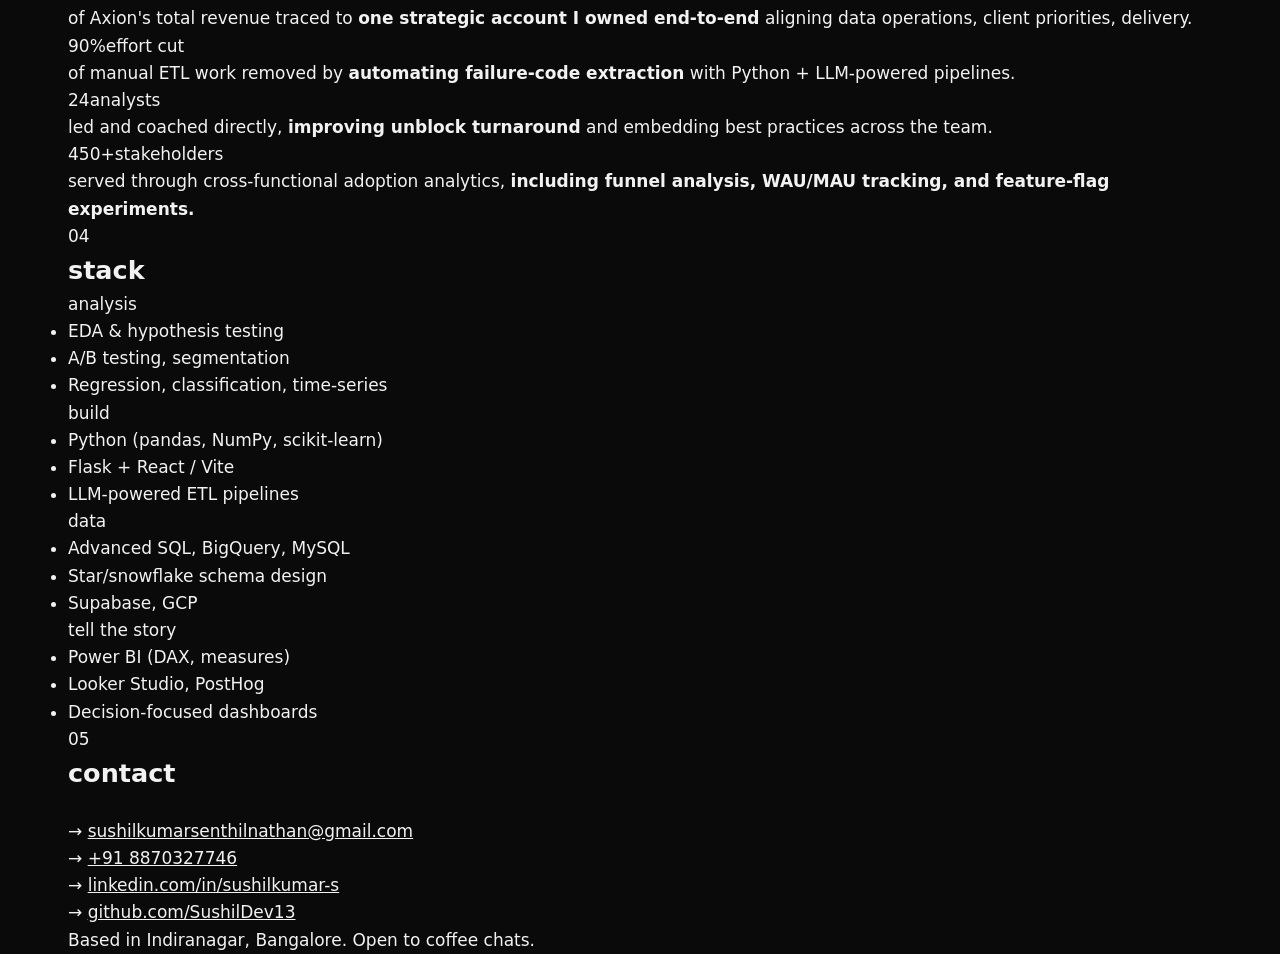
<file: Portfolio.html>
<!DOCTYPE html>
<html lang="en">
<head>
<meta charset="UTF-8">
<meta name="viewport" content="width=device-width, initial-scale=1.0">
<title>Sushilkumar Senthilnathan - Builder Log</title>
<link rel="preconnect" href="https://fonts.googleapis.com">
<link rel="preconnect" href="https://fonts.gstatic.com" crossorigin>
<link href="https://fonts.googleapis.com/css2?family=IBM+Plex+Mono:wght@400;500;600;700&family=Inter:wght@400;500;600;700;800&display=swap" rel="stylesheet">
<link rel="stylesheet" href="styles.css">
</head>
<body>

<nav>
  <div class="wrap">
    <div class="brand"><span class="dot"></span>sushilkumar.dev</div>
    <div class="navlinks">
      <a href="#log">log</a>
      <a href="#impact">impact</a>
      <a href="#stack">stack</a>
      <a href="#contact">contact</a>
    </div>
  </div>
</nav>

<header class="hero">
  <div class="wrap">
    <span class="eyebrow">// builder log - last updated June 2026</span>
    <h1>Sushil <span>- Data &amp; AI Builder</span></h1>
    <p class="sub">From scaling enterprise data operations for a Fortune 500 manufacturer to building AI-native tools from scratch, 
      I specialize in turning messy operational problems into scalable systems. I drove $15M+ in operational impact, grew a strategic account to 26% of company revenue, 
      and led 24 analysts before transitioning from analyzing systems to building them.</p>
    <div class="terminal" role="img" aria-label="Terminal session showing a career transition from analytics role to independent AI building">
      <div class="term-bar">
        <span class="term-dot" style="background:#D9665E"></span><span class="term-dot" style="background:#E8A33D"></span><span class="term-dot" style="background:#5FB87A"></span>
        <span class="term-title">sushil@career — zsh</span>
      </div>
      <div class="term-body" id="term-body">
        <!-- populated by script.js; static fallback below covers no-JS cases -->
        <noscript>
          <div class="line"><span class="prompt-old">axion-ray:~$</span> git log --oneline -3</div>
          <div class="line term-comment">a1c92e3  led 24 analysts, $15M+ in quality losses identified
            6fd0a81  cut RCA from days → hours
            3b1de44  scaled platform adoption across 450+ stakeholders</div>
          <div class="line"><span class="prompt-old">axion-ray:~$</span> git checkout -b independent-builder</div>
          <div class="line term-comment">Switched to a new branch 'independent-builder'</div>
          <div class="line"><span class="prompt-new">~/builds$</span> ls</div>
          <div class="line term-comment">relay-expense-tracker/
          makkal-kural/</div>
          <div class="line"><span class="prompt-new">~/builds$</span></div>
        </noscript>
      </div>
    </div>
  </div>
</header>

<section id="log">
  <div class="wrap">
    <div class="sec-head">
      <span class="tag">02</span>
      <h2>build log</h2>
    </div>

    <div class="commit">
      <div class="commit-meta">
        <span class="commit-hash">#r01</span>
        <span class="status building">in progress</span>
      </div>
      <div>
        <div class="commit-title">Relay: multi-account expense intelligence</div>
        <p class="commit-desc">A full-stack personal finance tracker that transforms fragmented bank statements into a unified income, expense, and cash flow view through automated transaction clustering.</p>
        <div class="diffstat">backend/parser.py <span class="add">+regex bank parsers</span> · storage.py <span class="add">+clustering engine</span> · frontend <span class="add">+4 dashboards</span></div>
        <div class="stack">
          <span class="pill">Python / Flask</span>
          <span class="pill">React + Vite</span>
          <span class="pill">Recharts</span>
          <span class="pill">JSON flat-file store</span>
        </div>
        <div class="commit-links">
          <a href="#" id="link-finsight">repo coming soon</a>
        </div>
      </div>
    </div>

    <div class="commit">
      <div class="commit-meta">
        <span class="commit-hash">#mk01</span>
        <span class="status building">in progress</span>
      </div>
      <div>
        <div class="commit-title">Makkal Kural (மக்கள் குரல்): civic accountability platform</div>
        <p class="commit-desc">A civic intelligence platform for Tamil Nadu that transforms scattered citizen complaints into a structured public accountability system, linking every issue to its constituency, elected representatives, and resolution outcomes across all 234 constituencies.</p>
        <div class="diffstat">complaints <span class="add">+intake &amp; tagging</span> · heatmap <span class="add">+constituency SVG</span> · tracker <span class="add">+MLA efficiency scoring</span></div>
        <div class="stack">
          <span class="pill">FastAPI</span>
          <span class="pill">Supabase + RLS</span>
          <span class="pill">Ollama (self-hosted)</span>
          <span class="pill">Tamil / English i18n</span>
          <span class="pill">SVG constituency map</span>
        </div>
        <div class="commit-links">
          <a href="#" id="link-makkal">repo coming soon</a>
        </div>
      </div>
    </div>
  </div>
</section>

<section id="impact">
  <div class="wrap">
    <div class="sec-head">
      <span class="tag">03</span>
      <h2>track record</h2>
    </div>
    <div class="role-line"><strong>Lead Analytics</strong> · Axion Ray (Vertical AI) · Apr 2022 – Apr 2026</div>

    <div class="impact-list">
      <div class="impact-row">
        <div class="impact-num">$15M+<span class="unit">flagged</span></div>
        <div class="impact-text">in quality losses, by <strong>catching emerging engine failures early</strong> and turning them into actionable insights that drove immediate corrective action.</div>
      </div>
      <div class="impact-row">
        <div class="impact-num">26%<span class="unit">of revenue</span></div>
        <div class="impact-text">of Axion's total revenue traced to <strong>one strategic account I owned end-to-end</strong> aligning data operations, client priorities, delivery.</div>
      </div>
      <div class="impact-row">
        <div class="impact-num">90%<span class="unit">effort cut</span></div>
        <div class="impact-text">of manual ETL work removed by <strong>automating failure-code extraction</strong> with Python + LLM-powered pipelines.</div>
      </div>
      <div class="impact-row">
        <div class="impact-num">24<span class="unit">analysts</span></div>
        <div class="impact-text">led and coached directly, <strong>improving unblock turnaround</strong> and embedding best practices across the team.</div>
      </div>
      <div class="impact-row">
        <div class="impact-num">450+<span class="unit">stakeholders</span></div>
        <div class="impact-text">served through cross-functional adoption analytics, <strong>including funnel analysis, WAU/MAU tracking, and feature-flag experiments.</strong></div>
      </div>
    </div>
  </div>
</section>

<section id="stack">
  <div class="wrap">
    <div class="sec-head">
      <span class="tag">04</span>
      <h2>stack</h2>
    </div>
    <div class="skill-grid">
      <div class="skill-cat">
        <span class="skill-cat-label">analysis</span>
        <ul>
          <li>EDA &amp; hypothesis testing</li>
          <li>A/B testing, segmentation</li>
          <li>Regression, classification, time-series</li>
        </ul>
      </div>
      <div class="skill-cat">
        <span class="skill-cat-label">build</span>
        <ul>
          <li>Python (pandas, NumPy, scikit-learn)</li>
          <li>Flask + React / Vite</li>
          <li>LLM-powered ETL pipelines</li>
        </ul>
      </div>
      <div class="skill-cat">
        <span class="skill-cat-label">data</span>
        <ul>
          <li>Advanced SQL, BigQuery, MySQL</li>
          <li>Star/snowflake schema design</li>
          <li>Supabase, GCP</li>
        </ul>
      </div>
      <div class="skill-cat">
        <span class="skill-cat-label">tell the story</span>
        <ul>
          <li>Power BI (DAX, measures)</li>
          <li>Looker Studio, PostHog</li>
          <li>Decision-focused dashboards</li>
        </ul>
      </div>
    </div>
  </div>
</section>

<footer id="contact">
  <div class="wrap">
    <div class="sec-head" style="border-bottom:none; margin-bottom:24px;">
      <span class="tag">05</span>
      <h2>contact</h2>
    </div>
    <p class="contact-line">→ <a href="mailto:sushilkumarsenthilnathan@gmail.com">sushilkumarsenthilnathan@gmail.com</a></p>
    <p class="contact-line">→ <a href="tel:+918870327746">+91 8870327746</a></p>
    <p class="contact-line">→ <a href="https://linkedin.com/in/sushilkumar-s/" target="_blank" rel="noopener">linkedin.com/in/sushilkumar-s</a></p>
    <p class="contact-line">→ <a href="https://github.com/SushilDev13" target="_blank" rel="noopener">github.com/SushilDev13</a></p>
    <p class="foot-note">Based in Indiranagar, Bangalore. Open to coffee chats.</p>
  </div>
</footer>

<script src="script.js"></script>
</body>
</html>
</file>
<file: styles.css>
/* =========================================================
   Sushil: identity derived from the logo
   Road-black ground. A sun gradient that only appears where
   something becomes clear. Curves and discs, never decoration.
   ========================================================= */
:root{
  --road:#080808;
  --sun-1:#FFDF36;
  --sun-2:#FBA348;
  --sun-3:#FC785B;
  --sun-4:#FC5B6E;
  --sun:linear-gradient(115deg, #FFDF36 0%, #FBA348 38%, #FC785B 70%, #FC5B6E 100%);

  --font:'Archivo', system-ui, -apple-system, sans-serif;
  --mono:'IBM Plex Mono', ui-monospace, monospace;

  --gutter:clamp(16px, 4vw, 48px);
  --max:1240px;
  --ease:cubic-bezier(.2,.7,.1,1);
  --ease-io:cubic-bezier(.65,0,.35,1);

  /* road (default): every section is dark unless it opts out */
  --bg:#0A0A0A;
  --surface:#131313;
  --surface-2:#1C1C1C;
  --line:#272727;
  --line-strong:#EDEDED;
  --fg:#F2F2F2;
  --fg-2:#B3B3B3;
  --fg-3:#8E8E8E;
  --accent:#FBA348;
  --ok:#5BC98A;
}
[data-theme="light"]{
  --bg:#F7F7F6;
  --surface:#FFFFFF;
  --surface-2:#EFEFEE;
  --line:#E1E1DF;
  --line-strong:#0A0A0A;
  --fg:#0A0A0A;
  --fg-2:#424242;
  --fg-3:#616161;
  --accent:#C2334B;
  --ok:#1E7A49;
  background:var(--bg); color:var(--fg);
}
[data-theme="sun"]{
  --fg:#080808;
  --fg-2:#141414;
  --fg-3:#1F1F1F;
  --line:rgba(8,8,8,.2);
  --line-strong:#080808;
  --surface:rgba(8,8,8,.07);
  --accent:#080808;
  background:var(--sun); color:var(--fg);
}
[data-theme="dark"]{background:var(--bg); color:var(--fg);}

*{box-sizing:border-box; margin:0; padding:0;}
html{background:var(--bg); scroll-padding-top:72px;}
@media (prefers-reduced-motion: no-preference){ html{scroll-behavior:smooth;} }
body{
  background:var(--bg);
  color:var(--fg);
  font-family:var(--font);
  font-size:17px;
  line-height:1.6;
  -webkit-font-smoothing:antialiased;
  text-rendering:optimizeLegibility;
}
img,svg{display:block; max-width:100%;}
a{color:inherit;}
button{font:inherit; color:inherit; background:none; border:0; cursor:pointer;}
::selection{background:var(--sun-2); color:var(--road);}
:focus-visible{outline:2px solid var(--sun-2); outline-offset:3px; border-radius:4px;}
[data-theme="light"] :focus-visible, [data-theme="sun"] :focus-visible{outline-color:var(--road);}

.skip-link{
  position:absolute; left:16px; top:-60px; z-index:100;
  background:var(--sun); color:var(--road); padding:10px 16px; border-radius:8px; font-weight:600;
  font-size:14px; text-decoration:none; transition:top .2s var(--ease);
}
.skip-link:focus{top:16px;}

.wrap{max-width:var(--max); margin:0 auto; padding:0 var(--gutter);}
.visually-hidden{position:absolute !important; width:1px; height:1px; overflow:hidden; clip:rect(0 0 0 0); white-space:nowrap;}

/* ---------- type primitives ---------- */
.kicker{
  font-family:var(--mono); font-size:12px; letter-spacing:.08em; text-transform:uppercase;
  color:var(--fg-3); display:inline-flex; align-items:center; gap:10px;
}
/* the sun, as a bullet */
.kicker::before{content:""; width:9px; height:9px; border-radius:50%; background:var(--sun);}
[data-theme="sun"] .kicker::before{background:var(--road);}
.display{
  font-family:var(--font); font-weight:800; font-stretch:112%;
  letter-spacing:-.045em; line-height:.94; text-wrap:balance;
}
/* emphasis = the moment of clarity: sun on dark, highlighter on light, road on sun */
.display em{
  font-style:normal;
  background:var(--sun); -webkit-background-clip:text; background-clip:text; color:transparent;
  padding-right:.04em;
}
[data-theme="light"] .display em{
  color:var(--road); -webkit-background-clip:border-box; background-clip:border-box;
  background:var(--sun); padding:0 .12em; border-radius:.08em;
  -webkit-box-decoration-break:clone; box-decoration-break:clone;
}
[data-theme="sun"] .display em{
  color:var(--sun-1); -webkit-background-clip:border-box; background-clip:border-box;
  background:var(--road); padding:0 .12em; border-radius:.08em;
  -webkit-box-decoration-break:clone; box-decoration-break:clone;
}
.lede{font-size:clamp(18px, 1.6vw, 21px); line-height:1.55; color:var(--fg-2); max-width:62ch;}

/* ---------- buttons ---------- */
.btn{
  display:inline-flex; align-items:center; gap:10px;
  height:48px; padding:0 22px; border-radius:999px;
  font-size:15px; font-weight:600; text-decoration:none; white-space:nowrap;
  transition:transform .3s var(--ease), background-position .6s var(--ease), background-color .3s var(--ease), color .3s var(--ease), border-color .3s var(--ease);
}
.btn .arrow{transition:transform .3s var(--ease);}
.btn:hover .arrow{transform:translateX(3px);}
.btn:active{transform:scale(.98);}
/* primary: the logo itself, road-black on the sun */
.btn-ink{background:var(--sun); background-size:180% 100%; background-position:0 0; color:var(--road);}
.btn-ink:hover{background-position:100% 0;}
[data-theme="sun"] .btn-ink{background:var(--road); color:var(--sun-1);}
.btn-line{border:1px solid var(--line); color:var(--fg);}
.btn-line:hover{border-color:var(--fg);}
.link-arrow{
  display:inline-flex; align-items:center; gap:8px; font-size:15px; font-weight:500;
  text-decoration:none; border-bottom:1px solid currentColor; padding-bottom:2px;
}
.link-arrow:hover{color:var(--accent);}

/* ---------- nav ---------- */
.site-nav{
  position:fixed; top:0; left:0; right:0; z-index:50; color:#F2F2F2;
  transition:background-color .4s var(--ease), border-color .4s var(--ease), color .4s var(--ease);
  border-bottom:1px solid transparent;
}
.site-nav.is-scrolled{
  background:rgba(10,10,10,.78);
  -webkit-backdrop-filter:saturate(1.4) blur(14px);
  backdrop-filter:saturate(1.4) blur(14px);
  border-bottom-color:#1F1F1F;
}
.site-nav.is-light, .site-nav.is-sun{color:var(--road);}
.site-nav.is-light.is-scrolled{background:rgba(247,247,246,.84); border-bottom-color:#E1E1DF;}
.site-nav.is-sun.is-scrolled{background:rgba(255,255,255,.22); border-bottom-color:rgba(8,8,8,.15);}
.site-nav .wrap{display:flex; align-items:center; justify-content:space-between; height:64px;}
.brand{display:flex; align-items:center; gap:10px; text-decoration:none; font-weight:700; font-size:16px; letter-spacing:-.02em;}
.brand img{width:28px; height:28px; border-radius:50%;}
.nav-links{display:flex; align-items:center; gap:32px; font-size:14px; font-weight:500;}
.nav-links a{text-decoration:none; opacity:.72; transition:opacity .2s;}
.nav-links a:hover, .nav-links a.is-active{opacity:1;}
.nav-links a.is-active{text-decoration:underline; text-underline-offset:6px; text-decoration-thickness:1px;}
.nav-links .nav-cta{
  opacity:1; padding:9px 16px; border-radius:999px; background:var(--sun); color:var(--road); font-weight:600;
  text-decoration:none !important;
}
.site-nav.is-sun .nav-links .nav-cta{background:var(--road); color:var(--sun-1);}
.nav-toggle{display:none; width:40px; height:40px; align-items:center; justify-content:center; margin-right:-8px;}
.nav-toggle span{display:block; width:20px; height:1.5px; background:currentColor; position:relative; transition:transform .3s var(--ease);}
.nav-toggle span + span{margin-top:6px;}
.nav-toggle[aria-expanded="true"] span:first-child{transform:translateY(3.75px) rotate(45deg);}
.nav-toggle[aria-expanded="true"] span:last-child{transform:translateY(-3.75px) rotate(-45deg);}
.nav-toggle-bars{display:flex; flex-direction:column;}

@media (max-width:760px){
  .nav-toggle{display:flex;}
  .nav-links{
    position:fixed; top:64px; left:0; right:0;
    flex-direction:column; align-items:flex-start; gap:0;
    background:#0A0A0A; color:#F2F2F2; border-bottom:1px solid #272727;
    padding:8px var(--gutter) 24px;
    opacity:0; visibility:hidden; transform:translateY(-8px);
    transition:opacity .25s var(--ease), transform .25s var(--ease), visibility 0s .25s;
  }
  .nav-links.is-open{opacity:1; visibility:visible; transform:none; transition:opacity .25s var(--ease), transform .25s var(--ease);}
  .nav-links a{width:100%; padding:14px 0; font-size:22px; font-weight:600; letter-spacing:-.02em; border-bottom:1px solid #272727; opacity:1;}
  .nav-links a.is-active{text-decoration:none; color:var(--sun-2);}
  .nav-links .nav-cta, .site-nav.is-sun .nav-links .nav-cta{margin-top:18px; width:auto; padding:12px 20px; font-size:16px; border:0; background:var(--sun); color:var(--road);}
  .site-nav.is-open{background:#0A0A0A; color:#F2F2F2;}
}

/* ---------- reveal ---------- */
.reveal{opacity:0; transform:translateY(24px); transition:opacity .9s var(--ease), transform .9s var(--ease);}
.reveal.in-view{opacity:1; transform:none;}
.reveal-d1{transition-delay:.08s;} .reveal-d2{transition-delay:.16s;} .reveal-d3{transition-delay:.24s;}
.no-js .reveal{opacity:1; transform:none;}

/* =========================================================
   HERO: the logo assembles itself out of records
   ========================================================= */
.hero{padding:clamp(108px, 15vh, 160px) 0 clamp(64px, 9vh, 104px); min-height:100svh; display:flex; align-items:center; overflow:clip;}
.hero-grid{display:grid; grid-template-columns:1.1fr .9fr; gap:clamp(32px,5vw,80px); align-items:center; width:100%;}
.hero h1{font-size:clamp(44px, min(6.2vw, 10vh), 100px); font-stretch:100%; margin:22px 0 28px;}
.hero h1 .line{display:block;}
.hero .lede{max-width:46ch;}
.hero-ctas{display:flex; flex-wrap:wrap; gap:12px; margin-top:36px;}
.hero-proof{display:flex; flex-wrap:wrap; gap:16px 44px; margin-top:44px; padding-top:22px; border-top:1px solid var(--line); list-style:none;}
.hero-proof span{display:block; font-family:var(--mono); font-size:11px; letter-spacing:.06em; text-transform:uppercase; color:var(--fg-3); margin-bottom:6px;}
.hero-proof strong{display:block; font-weight:700; font-stretch:105%; font-size:22px; letter-spacing:-.03em;}

.js .hero h1 .line, .js .hero .kicker, .js .hero .lede, .js .hero-ctas, .js .hero-proof{
  opacity:0; transform:translateY(18px);
  animation:rise 1s var(--ease) forwards;
}
.js .hero .kicker{animation-delay:.05s;}
.js .hero h1 .line:nth-child(1){animation-delay:.12s;}
.js .hero h1 .line:nth-child(2){animation-delay:.2s;}
.js .hero h1 .line:nth-child(3){animation-delay:.28s;}
.js .hero .lede{animation-delay:.36s;}
.js .hero-ctas{animation-delay:.46s;}
.js .hero-proof{animation-delay:.56s;}
@keyframes rise{to{opacity:1; transform:none;}}

/* records scatter, then settle into the road across the sun */
.field{position:relative; width:100%; max-width:600px; justify-self:end;}
.field canvas{display:block; width:100%; aspect-ratio:1;}
.field-fallback{position:absolute; top:6%; left:6%; width:88%; height:auto; opacity:0; pointer-events:none;}
.no-js .field-fallback, .field.no-canvas .field-fallback{opacity:1;}
.field-caption{margin-top:14px; text-align:center; font-family:var(--mono); font-size:11px; letter-spacing:.06em; color:var(--fg-3); opacity:0; transition:opacity 1.2s var(--ease);}
.field.is-formed .field-caption, .no-js .field-caption{opacity:1;}

@media (max-width:900px){
  .hero{min-height:0;}
  .hero-grid{grid-template-columns:1fr; gap:40px;}
  .field{justify-self:center; max-width:460px;}
}
@media (max-width:600px){
  .hero{padding-top:104px;}
  .hero h1{font-size:clamp(40px, 11.6vw, 56px);}
  .hero-proof{gap:16px 28px;}
  .hero-proof strong{font-size:19px;}
}

/* =========================================================
   SECTIONS
   ========================================================= */
.section{padding:clamp(96px, 14vw, 180px) 0; position:relative;}
.section-head{display:grid; grid-template-columns:1fr; gap:20px; margin-bottom:clamp(48px, 7vw, 88px);}
.section-head h2{font-size:clamp(42px, 6vw, 86px); max-width:15ch;}
.section-head .lede{margin-top:4px;}

/* ---------- case study chapter ---------- */
.case{padding:clamp(96px, 13vw, 168px) 0; overflow:clip;}
.case-head{max-width:1000px; margin-bottom:clamp(48px, 7vw, 96px);}
.case-meta{
  display:flex; flex-wrap:wrap; align-items:center; gap:8px 14px;
  font-family:var(--mono); font-size:12px; letter-spacing:.06em; text-transform:uppercase; color:var(--fg-3);
}
/* case numbers are small suns */
.case-num{
  display:inline-grid; place-items:center; width:36px; height:36px; border-radius:50%;
  background:var(--sun); color:var(--road); font-weight:500; font-size:12px; letter-spacing:0;
}
.case-status{padding:4px 10px; border-radius:999px; border:1px solid var(--line);}
.case-status.is-live::before{content:""; display:inline-block; width:6px; height:6px; border-radius:50%; background:var(--ok); margin-right:7px; vertical-align:1px;}
.case-title{font-size:clamp(40px, 5.6vw, 86px); margin:24px 0 28px; max-width:17ch;}
.case-visual{margin:0 0 clamp(56px, 8vw, 104px);}

/* problem → insight → built → outcome */
.story{display:grid; grid-template-columns:repeat(4, 1fr); list-style:none; counter-reset:story;}
.story li{padding:28px 28px 8px 0; border-top:1px solid var(--line); position:relative;}
.story li + li{padding-left:28px; border-left:1px solid var(--line);}
.story h3{
  font-family:var(--mono); font-size:11px; font-weight:500; letter-spacing:.08em; text-transform:uppercase;
  color:var(--fg-3); margin-bottom:16px; display:flex; gap:10px;
}
.story h3::before{counter-increment:story; content:"0" counter(story); color:var(--accent);}
.story p{font-size:16px; line-height:1.6; color:var(--fg-2);}
.story .story-key p:first-of-type{font-weight:700; font-stretch:108%; font-size:23px; line-height:1.2; letter-spacing:-.03em; color:var(--fg);}
.story p + p{margin-top:12px;}
@media (max-width:1000px){
  .story{grid-template-columns:1fr 1fr;}
  .story li:nth-child(3){padding-left:0; border-left:0;}
}
@media (max-width:640px){
  .story{grid-template-columns:1fr;}
  .story li, .story li + li{padding:24px 0 8px; border-left:0;}
}

.case-actions{display:flex; flex-wrap:wrap; align-items:center; gap:14px 28px; margin-top:32px;}

/* =========================================================
   PUBLYQ: the city lights up ward by ward (daylight)
   ========================================================= */
.ward-proof{display:grid; grid-template-columns:auto 1fr; gap:clamp(40px, 7vw, 120px); align-items:center;}
.ward-map{width:clamp(220px, 24vw, 340px);}
.wards{display:block; width:100%; height:auto; overflow:visible;}
/* every ward starts as a faint tint of the city and lights to full sun, zone by zone */
.wards path{
  stroke:var(--bg); stroke-width:.9; stroke-linejoin:round;
  fill-opacity:.14; transition:fill-opacity .5s var(--ease) calc(var(--i) * 6ms);
}
.wards.in-view path, .no-js .wards path{fill-opacity:1;}
.ward-facts{display:grid; gap:clamp(28px, 4vw, 44px);}
.fact strong{display:block; font-weight:800; font-stretch:112%; font-size:clamp(56px, 7vw, 104px); line-height:.95; letter-spacing:-.05em; margin-bottom:10px;}
.fact strong .hl{padding:0 .1em;}
.fact > span{display:block; max-width:28ch; font-size:clamp(18px, 1.6vw, 22px); font-weight:600; letter-spacing:-.02em; line-height:1.3;}
.hl{background:var(--sun); color:var(--road); padding:0 .14em; border-radius:.1em; -webkit-box-decoration-break:clone; box-decoration-break:clone;}
.data-source{font-family:var(--mono); font-size:11px; line-height:1.7; color:var(--fg-3); letter-spacing:.03em;}
.data-source a{text-underline-offset:3px;}

@media (max-width:760px){
  .ward-proof{grid-template-columns:1fr; gap:40px;}
  .ward-map{width:min(62vw, 260px); justify-self:center;}
}

/* =========================================================
   CONTACT: the question, one action and every channel, visible at once
   ========================================================= */
.contact{padding:clamp(64px, min(9vw, 12vh), 112px) 0 24px;}
.contact-grid{display:grid; grid-template-columns:1.1fr .9fr; gap:clamp(40px, 6vw, 96px); align-items:center;}
.contact h2{font-size:clamp(38px, 4.8vw, 72px); max-width:12ch;}
.contact .lede{margin-top:20px; max-width:40ch;}
.contact-actions{margin-top:32px;}
.contact .btn-ink{height:56px; padding:0 28px; font-size:16px;}
.contact .btn-ink:hover{background:#262626;}

.channels-title{margin-bottom:6px; font-family:var(--mono); font-size:12px; font-weight:500; letter-spacing:.08em; text-transform:uppercase; color:var(--fg-2);}
.channels ul{list-style:none; border-top:1.5px solid var(--road);}
.channels li{border-bottom:1px solid var(--line);}
/* every row reads the same way: what it is, the handle, what a click does */
.channel{
  display:grid; grid-template-columns:1fr auto; grid-template-areas:"label action" "value action"; align-items:center; gap:1px 16px;
  padding:13px 12px; margin:0 -12px; width:calc(100% + 24px);
  text-align:left; text-decoration:none; color:var(--fg); border-radius:10px;
  transition:background-color .2s var(--ease);
}
.channel:hover{background:rgba(8,8,8,.07);}
.channel:focus-visible{outline-offset:-2px;}
.channel-label{grid-area:label; font-family:var(--mono); font-size:11px; letter-spacing:.06em; text-transform:uppercase; color:var(--fg-2);}
.channel-value{grid-area:value; min-width:0; font-size:16px; font-weight:600; letter-spacing:-.01em; overflow-wrap:break-word;}
.channel-action{
  grid-area:action; justify-self:end; min-width:76px; padding:7px 14px; border-radius:999px; border:1.5px solid var(--road);
  font-family:var(--mono); font-size:12px; font-weight:500; text-align:center; white-space:nowrap;
  transition:background-color .2s var(--ease), color .2s var(--ease);
}
.channel:hover .channel-action, .channel.is-copied .channel-action{background:var(--road); color:var(--sun-1);}

.site-foot-bar{
  grid-column:1 / -1; display:flex; flex-wrap:wrap; justify-content:space-between; gap:12px;
  margin-top:clamp(36px, min(5vw, 6vh), 64px); padding-top:16px; border-top:1px solid var(--line); font-size:13px; color:var(--fg-2);
}
.site-foot-bar a{text-decoration:none; padding:6px 0;}
.site-foot-bar a:hover{text-decoration:underline;}

@media (max-width:900px){
  .contact-grid{grid-template-columns:1fr; gap:44px;}
}
@media (max-width:600px){
  .contact{padding-top:64px;}
  .contact h2{font-size:clamp(34px, 9.6vw, 44px);}
  .contact .lede{margin-top:16px; font-size:17px;}
  .contact-actions{margin-top:24px;}
  .contact .btn-ink{width:100%; justify-content:center;}
  .channel{padding:11px 8px; margin:0 -8px; width:calc(100% + 16px);}
  .channel-value{font-size:15px;}
  .channel-action{min-width:68px; padding:6px 12px;}
  .site-foot-bar{margin-top:36px;}
}

@media (prefers-reduced-motion: reduce){
  .wards path{fill-opacity:1;}
  *, *::before, *::after{animation-duration:.01ms !important; animation-iteration-count:1 !important; transition-duration:.01ms !important; transition-delay:0s !important;}
  .reveal{opacity:1; transform:none;}
  .js .hero h1 .line, .js .hero .kicker, .js .hero .lede, .js .hero-ctas, .js .hero-proof{opacity:1; transform:none; animation:none;}
}
</file>
